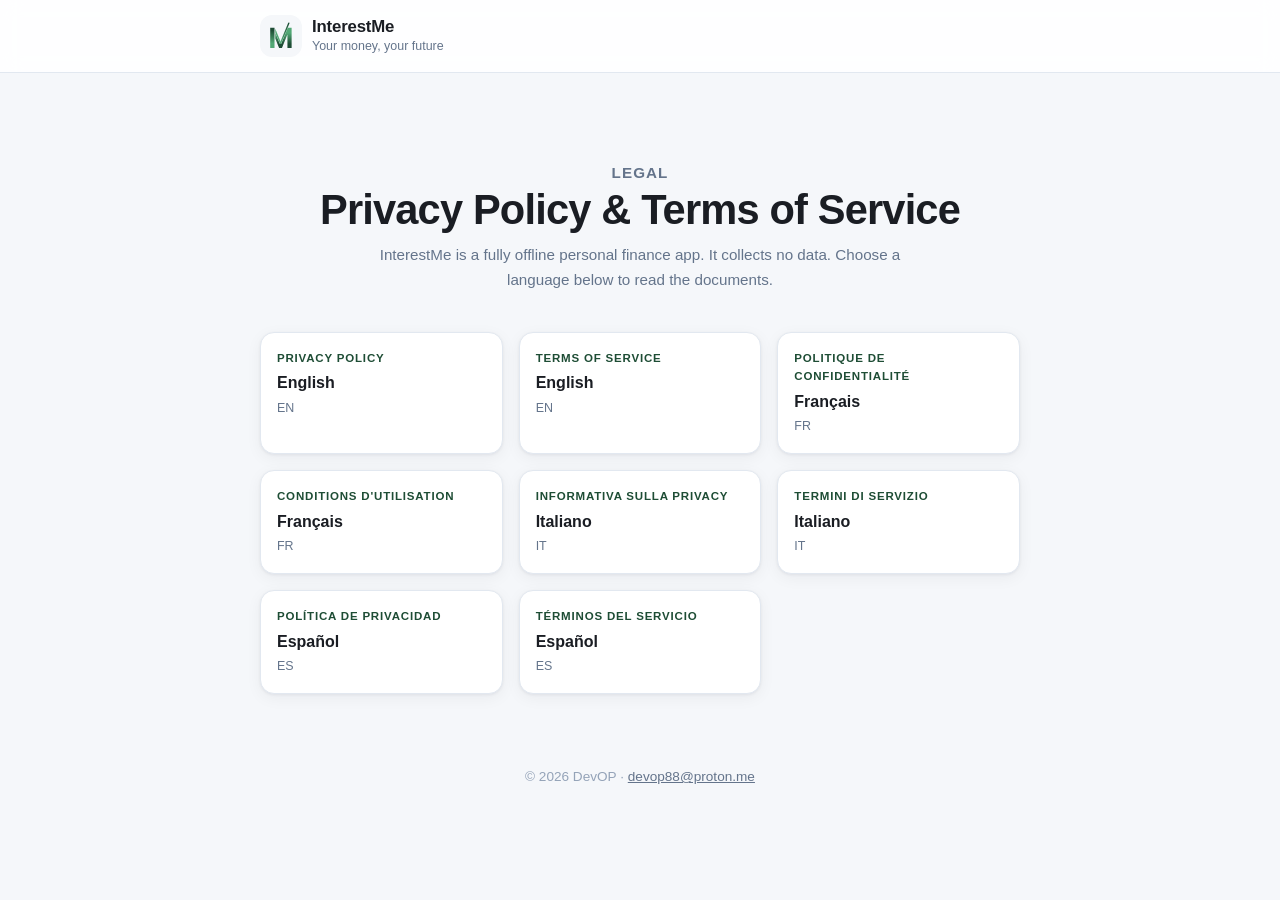
<file: index.html>
<!DOCTYPE html>
<html lang="en">
<head>
  <meta charset="UTF-8">
  <meta name="viewport" content="width=device-width, initial-scale=1.0">
  <title>InterestMe — Legal</title>
  <meta name="description" content="InterestMe legal pages: Privacy Policy and Terms of Service in English, French, Italian and Spanish.">
  <link rel="stylesheet" href="css/style.css">
  <link rel="icon" type="image/svg+xml" href="img/logo.svg">
  <script>
    /* The app passes ?theme=dark|light when its in-app theme overrides the OS
       setting. Without the parameter the page follows prefers-color-scheme. */
    (function () {
      var m = /[?&]theme=(dark|light)/.exec(location.search);
      if (!m) return;
      document.documentElement.setAttribute('data-theme', m[1]);
      document.addEventListener('DOMContentLoaded', function () {
        var links = document.querySelectorAll('.footer-langs a');
        for (var i = 0; i < links.length; i++) {
          links[i].search = '?theme=' + m[1];
        }
      });
    })();
  </script>
</head>
<body>

<header class="site-header">
  <div class="container header-inner">
    <a class="brand" href="index.html">
      <img class="brand-mark" src="img/logo.svg" alt="" width="42" height="42">
      <span class="brand-text">
        <span class="brand-name">InterestMe</span>
        <span class="brand-tagline">Your money, your future</span>
      </span>
    </a>
  </div>
</header>

<main class="container">
  <div class="page-title">
    <p class="doc-kicker">Legal</p>
    <h1>Privacy Policy &amp; Terms of Service</h1>
    <p>
      InterestMe is a fully offline personal finance app. It collects no data. Choose a language
      below to read the documents.
    </p>
  </div>

  <div class="grid">
    <a href="en/privacy.html">
      <span class="grid-kicker">Privacy Policy</span>
      <span class="grid-title">English</span>
      <span class="grid-langs">EN</span>
    </a>
    <a href="en/terms.html">
      <span class="grid-kicker">Terms of Service</span>
      <span class="grid-title">English</span>
      <span class="grid-langs">EN</span>
    </a>
    <a href="fr/privacy.html">
      <span class="grid-kicker">Politique de confidentialité</span>
      <span class="grid-title">Français</span>
      <span class="grid-langs">FR</span>
    </a>
    <a href="fr/terms.html">
      <span class="grid-kicker">Conditions d'utilisation</span>
      <span class="grid-title">Français</span>
      <span class="grid-langs">FR</span>
    </a>
    <a href="it/privacy.html">
      <span class="grid-kicker">Informativa sulla privacy</span>
      <span class="grid-title">Italiano</span>
      <span class="grid-langs">IT</span>
    </a>
    <a href="it/terms.html">
      <span class="grid-kicker">Termini di servizio</span>
      <span class="grid-title">Italiano</span>
      <span class="grid-langs">IT</span>
    </a>
    <a href="es/privacy.html">
      <span class="grid-kicker">Política de privacidad</span>
      <span class="grid-title">Español</span>
      <span class="grid-langs">ES</span>
    </a>
    <a href="es/terms.html">
      <span class="grid-kicker">Términos del servicio</span>
      <span class="grid-title">Español</span>
      <span class="grid-langs">ES</span>
    </a>
  </div>
</main>

<footer class="site-footer">
  <p>© 2026 DevOP · <a href="mailto:devop88@proton.me">devop88@proton.me</a></p>
</footer>

</body>
</html>
</file>
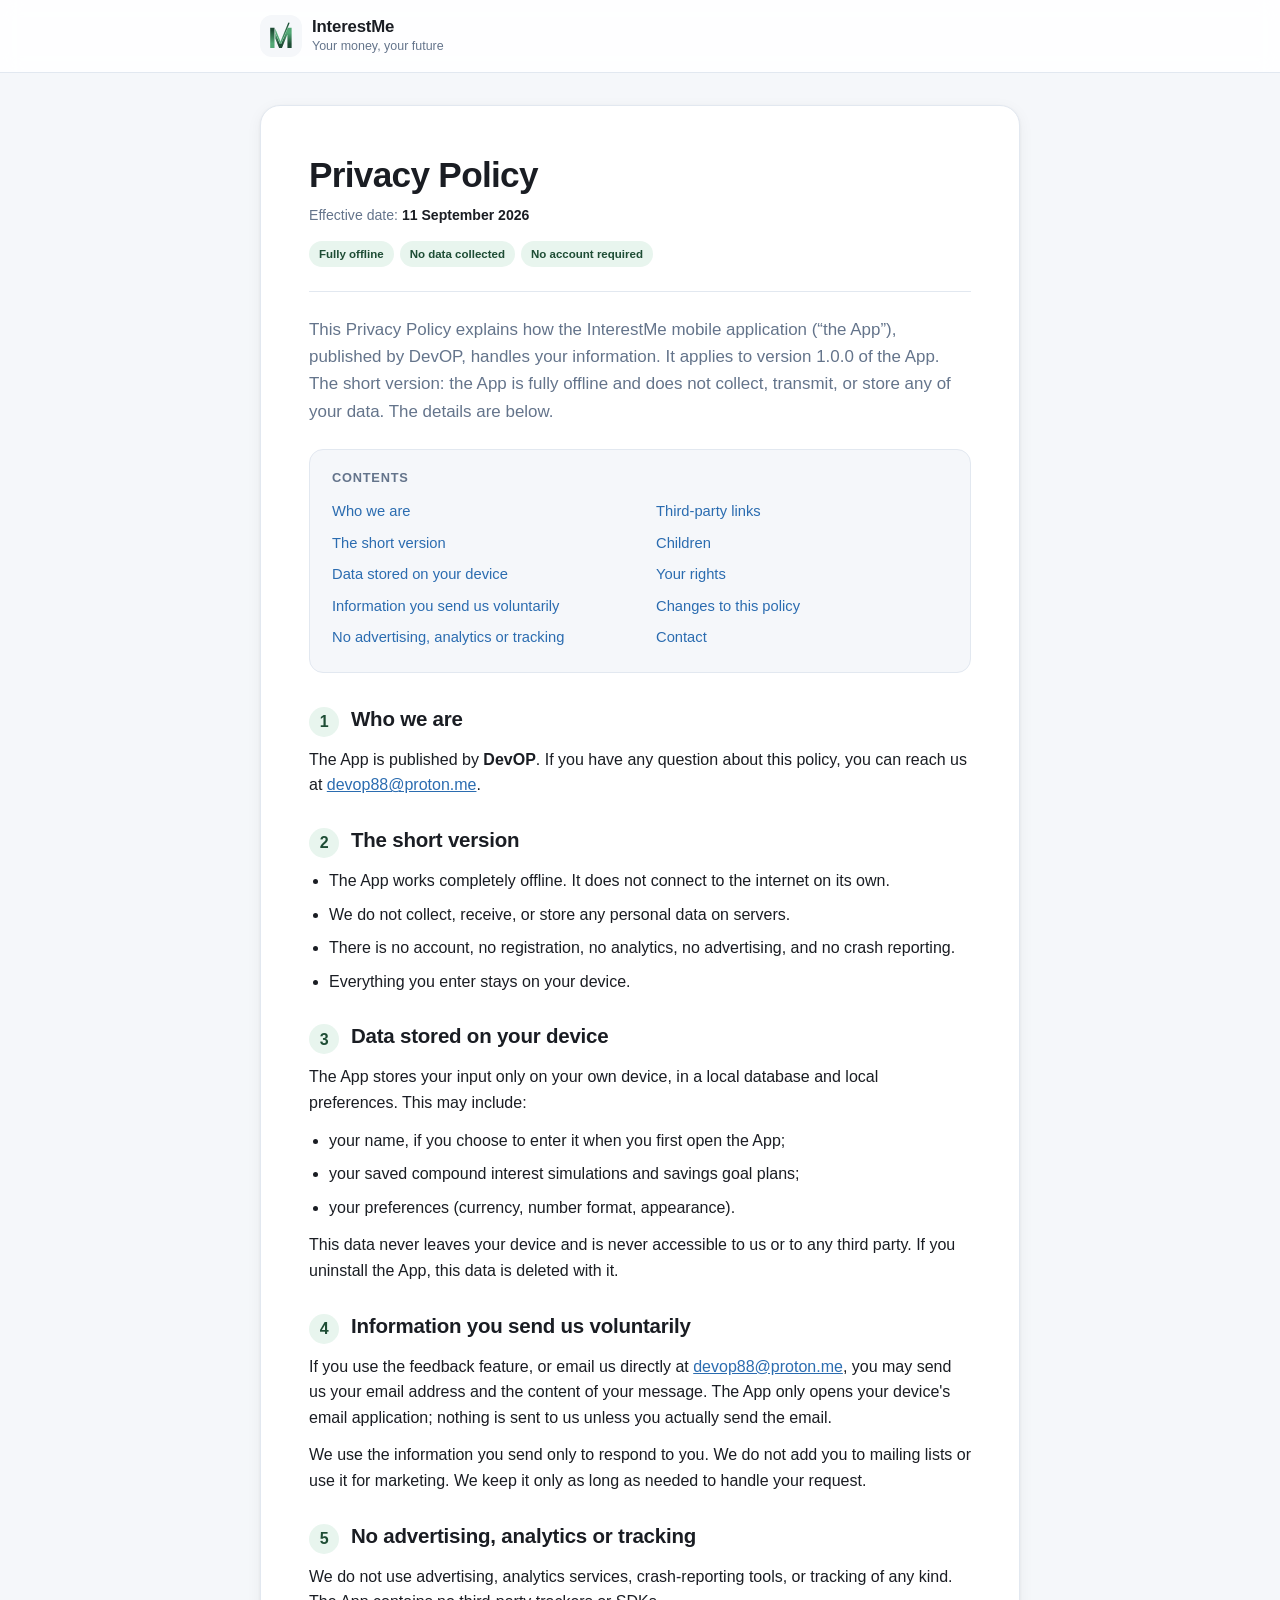
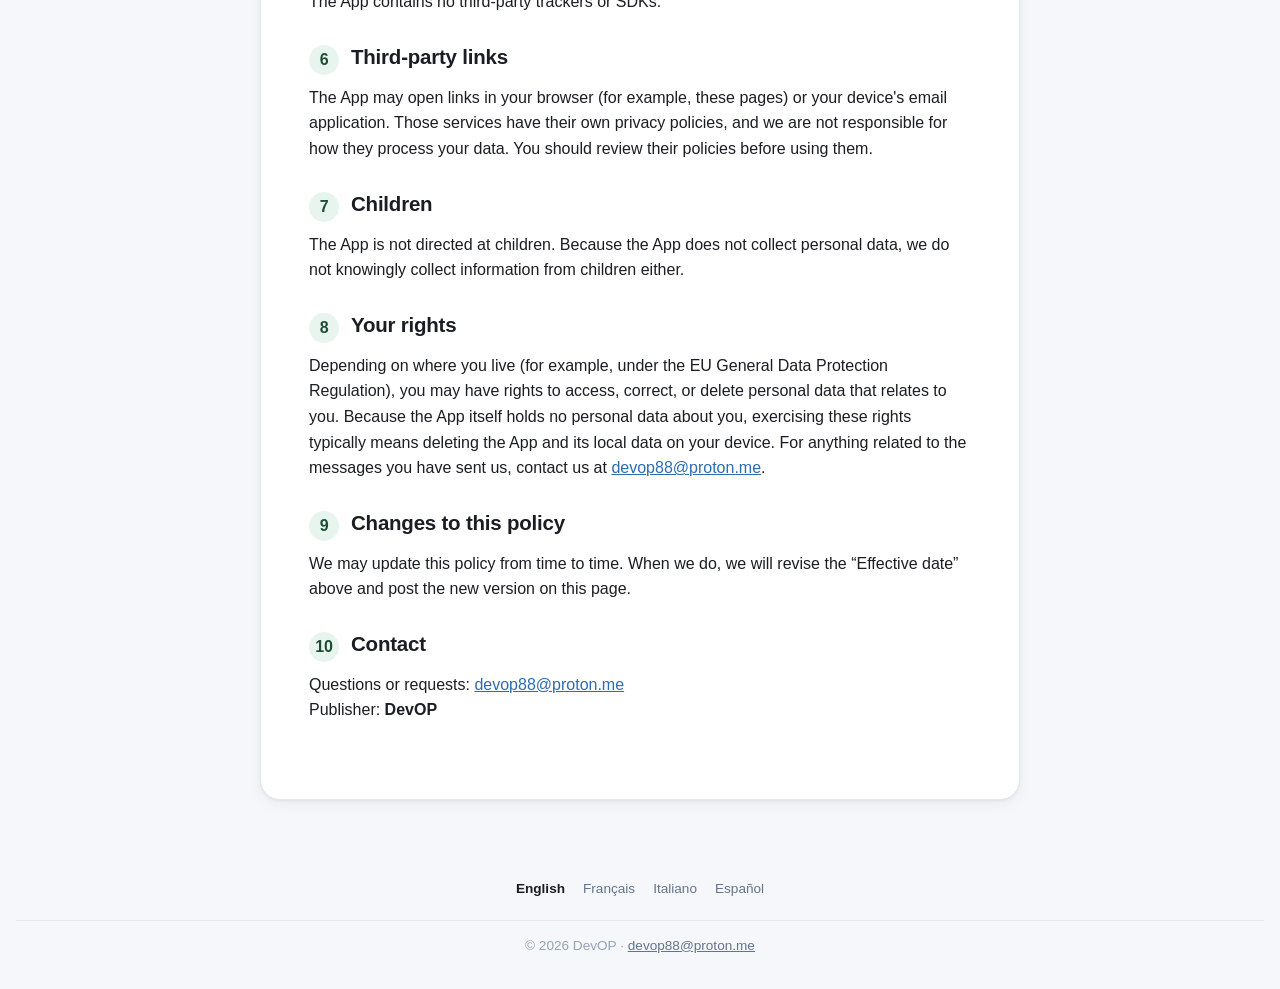
<file: en/privacy.html>
<!DOCTYPE html>
<html lang="en">
<head>
  <meta charset="UTF-8">
  <meta name="viewport" content="width=device-width, initial-scale=1.0">
  <title>InterestMe — Privacy Policy</title>
  <meta name="description" content="InterestMe Privacy Policy — the app is fully offline and does not collect, transmit, or store any of your data.">
  <link rel="stylesheet" href="../css/style.css">
  <link rel="icon" type="image/svg+xml" href="../img/logo.svg">
  <script>
    /* The app passes ?theme=dark|light when its in-app theme overrides the OS
       setting. Without the parameter the page follows prefers-color-scheme. */
    (function () {
      var m = /[?&]theme=(dark|light)/.exec(location.search);
      if (!m) return;
      document.documentElement.setAttribute('data-theme', m[1]);
      document.addEventListener('DOMContentLoaded', function () {
        var links = document.querySelectorAll('.footer-langs a');
        for (var i = 0; i < links.length; i++) {
          links[i].search = '?theme=' + m[1];
        }
      });
    })();
  </script>
</head>
<body>

<header class="site-header">
  <div class="container header-inner">
    <a class="brand" href="../index.html">
      <img class="brand-mark" src="../img/logo.svg" alt="" width="42" height="42">
      <span class="brand-text">
        <span class="brand-name">InterestMe</span>
        <span class="brand-tagline">Your money, your future</span>
      </span>
    </a>
  </div>
</header>

<main class="container">
  <article class="doc-card">
    <header class="doc-header">
      <h1>Privacy Policy</h1>
      <p class="doc-meta">Effective date: <time datetime="2026-09-11">11 September 2026</time></p>
      <div class="doc-badges">
        <span class="badge">Fully offline</span>
        <span class="badge">No data collected</span>
        <span class="badge">No account required</span>
      </div>
    </header>

    <p class="lead">
      This Privacy Policy explains how the InterestMe mobile application (“the App”), published by
      DevOP, handles your information. It applies to version 1.0.0 of the App. The short version:
      the App is fully offline and does not collect, transmit, or store any of your data. The
      details are below.
    </p>

    <nav class="toc" aria-label="Table of contents">
      <p class="toc-title">Contents</p>
      <ol>
        <li><a href="#who-we-are">Who we are</a></li>
        <li><a href="#short-version">The short version</a></li>
        <li><a href="#on-device">Data stored on your device</a></li>
        <li><a href="#you-send">Information you send us voluntarily</a></li>
        <li><a href="#no-ads">No advertising, analytics or tracking</a></li>
        <li><a href="#third-party">Third-party links</a></li>
        <li><a href="#children">Children</a></li>
        <li><a href="#your-rights">Your rights</a></li>
        <li><a href="#changes">Changes to this policy</a></li>
        <li><a href="#contact">Contact</a></li>
      </ol>
    </nav>

    <section id="who-we-are">
      <h2><span class="num">1</span>Who we are</h2>
      <p>
        The App is published by <strong>DevOP</strong>. If you have any question
        about this policy, you can reach us at
        <a href="mailto:devop88@proton.me">devop88@proton.me</a>.
      </p>
    </section>

    <section id="short-version">
      <h2><span class="num">2</span>The short version</h2>
      <ul>
        <li>The App works completely offline. It does not connect to the internet on its own.</li>
        <li>We do not collect, receive, or store any personal data on servers.</li>
        <li>There is no account, no registration, no analytics, no advertising, and no crash reporting.</li>
        <li>Everything you enter stays on your device.</li>
      </ul>
    </section>

    <section id="on-device">
      <h2><span class="num">3</span>Data stored on your device</h2>
      <p>
        The App stores your input only on your own device, in a local database and local
        preferences. This may include:
      </p>
      <ul>
        <li>your name, if you choose to enter it when you first open the App;</li>
        <li>your saved compound interest simulations and savings goal plans;</li>
        <li>your preferences (currency, number format, appearance).</li>
      </ul>
      <p>
        This data never leaves your device and is never accessible to us or to any third party. If
        you uninstall the App, this data is deleted with it.
      </p>
    </section>

    <section id="you-send">
      <h2><span class="num">4</span>Information you send us voluntarily</h2>
      <p>
        If you use the feedback feature, or email us directly at
        <a href="mailto:devop88@proton.me">devop88@proton.me</a>, you may send us
        your email address and the content of your message. The App only opens your device's email
        application; nothing is sent to us unless you actually send the email.
      </p>
      <p>
        We use the information you send only to respond to you. We do not add you to mailing lists
        or use it for marketing. We keep it only as long as needed to handle your request.
      </p>
    </section>

    <section id="no-ads">
      <h2><span class="num">5</span>No advertising, analytics or tracking</h2>
      <p>
        We do not use advertising, analytics services, crash-reporting tools, or tracking of any
        kind. The App contains no third-party trackers or SDKs.
      </p>
    </section>

    <section id="third-party">
      <h2><span class="num">6</span>Third-party links</h2>
      <p>
        The App may open links in your browser (for example, these pages) or your device's email
        application. Those services have their own privacy policies, and we are not responsible for
        how they process your data. You should review their policies before using them.
      </p>
    </section>

    <section id="children">
      <h2><span class="num">7</span>Children</h2>
      <p>
        The App is not directed at children. Because the App does not collect personal data, we do
        not knowingly collect information from children either.
      </p>
    </section>

    <section id="your-rights">
      <h2><span class="num">8</span>Your rights</h2>
      <p>
        Depending on where you live (for example, under the EU General Data Protection Regulation),
        you may have rights to access, correct, or delete personal data that relates to you.
        Because the App itself holds no personal data about you, exercising these rights typically
        means deleting the App and its local data on your device. For anything related to the
        messages you have sent us, contact us at
        <a href="mailto:devop88@proton.me">devop88@proton.me</a>.
      </p>
    </section>

    <section id="changes">
      <h2><span class="num">9</span>Changes to this policy</h2>
      <p>
        We may update this policy from time to time. When we do, we will revise the “Effective date”
        above and post the new version on this page.
      </p>
    </section>

    <section id="contact">
      <h2><span class="num">10</span>Contact</h2>
      <p>
        Questions or requests: <a href="mailto:devop88@proton.me">devop88@proton.me</a><br>
        Publisher: <strong>DevOP</strong>
      </p>
    </section>
  </article>

</main>

<footer class="site-footer">
  <nav class="footer-langs" aria-label="Language">
      <span class="current" lang="en">English</span>
      <a href="../fr/privacy.html" hreflang="fr" lang="fr">Français</a>
      <a href="../it/privacy.html" hreflang="it" lang="it">Italiano</a>
      <a href="../es/privacy.html" hreflang="es" lang="es">Español</a>
  </nav>
  <p>© 2026 DevOP · <a href="mailto:devop88@proton.me">devop88@proton.me</a></p>
</footer>

</body>
</html>
</file>
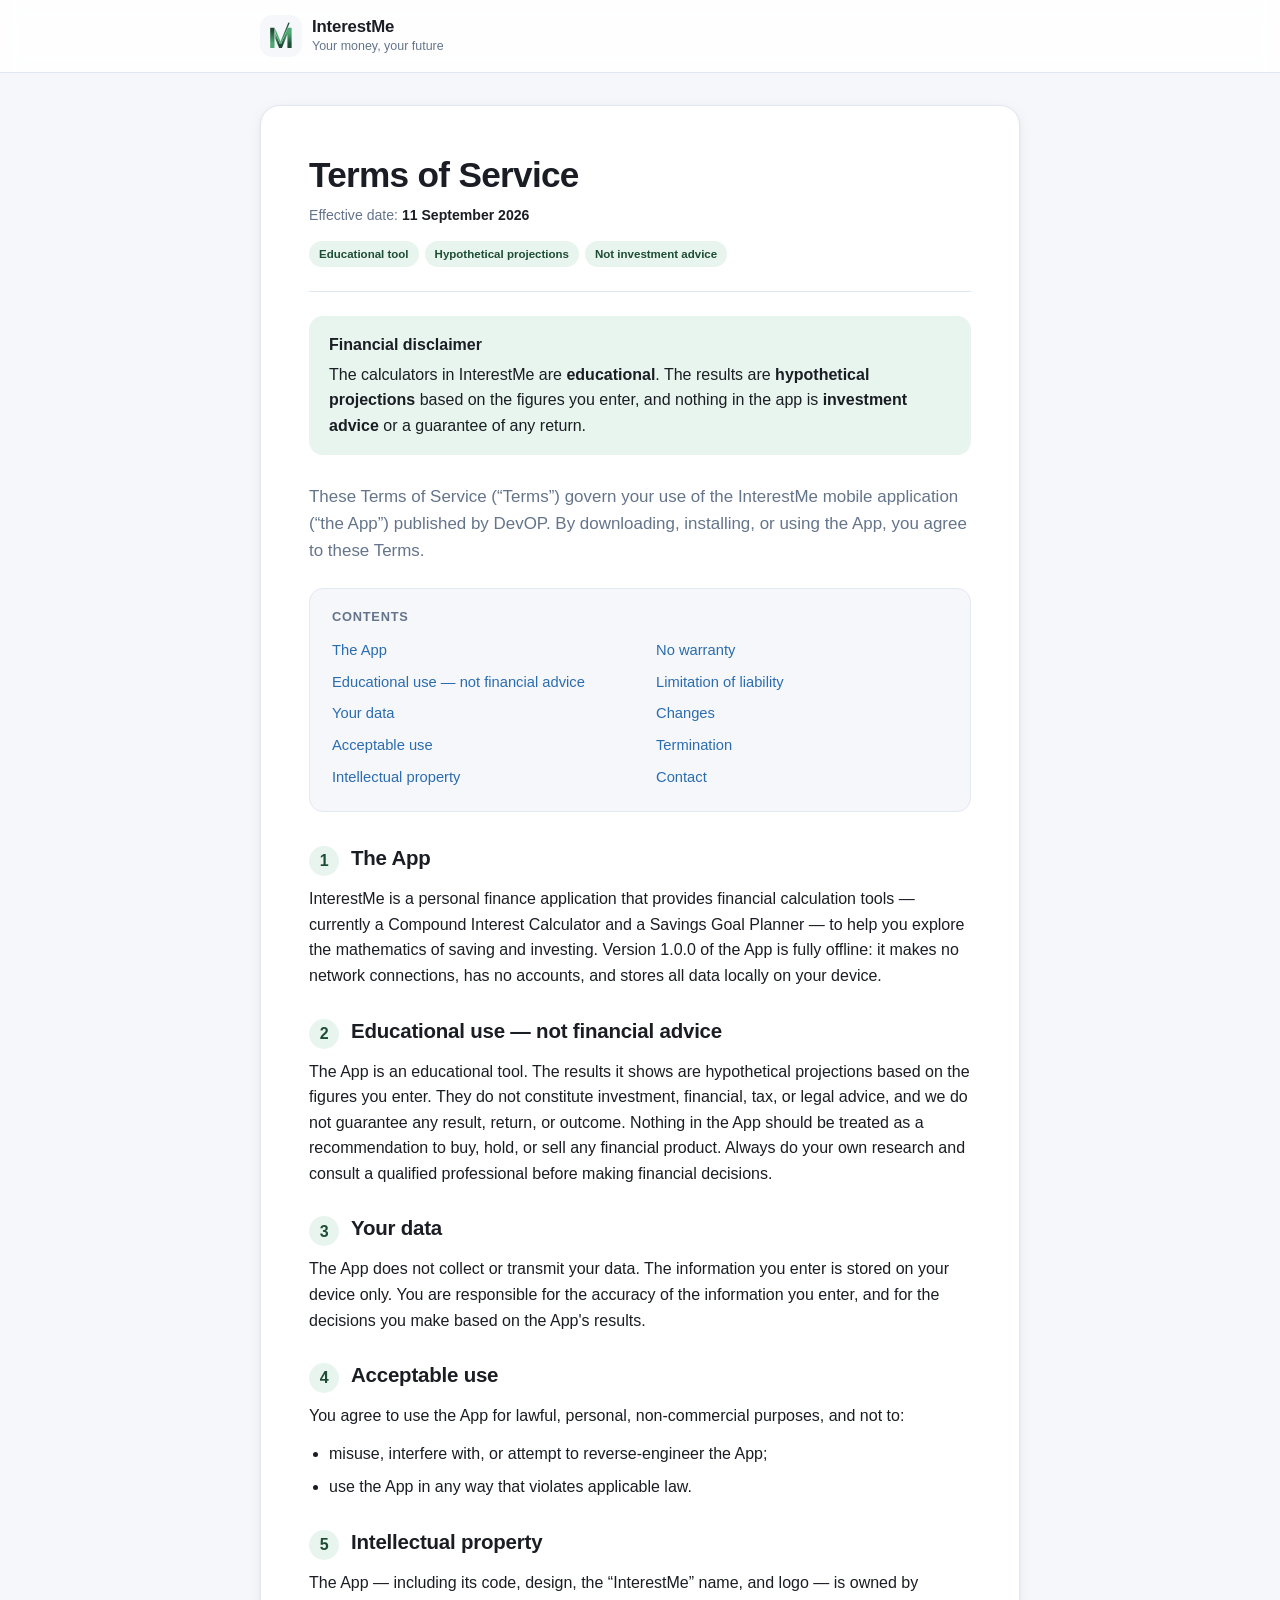
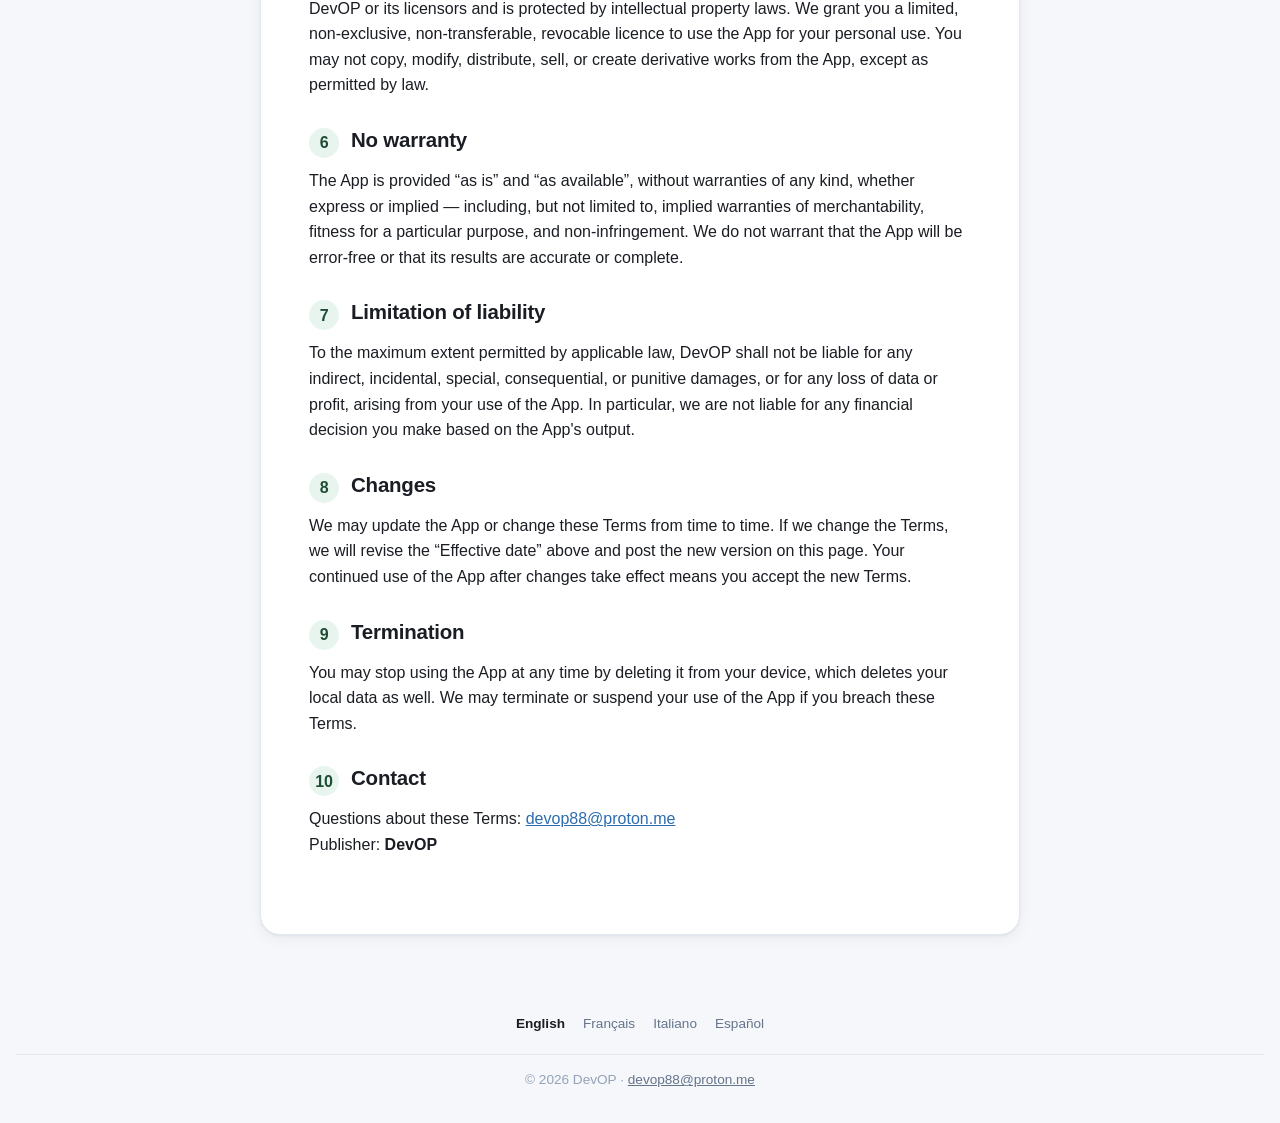
<file: en/terms.html>
<!DOCTYPE html>
<html lang="en">
<head>
  <meta charset="UTF-8">
  <meta name="viewport" content="width=device-width, initial-scale=1.0">
  <title>InterestMe — Terms of Service</title>
  <meta name="description" content="InterestMe Terms of Service — educational financial calculators, not investment advice.">
  <link rel="stylesheet" href="../css/style.css">
  <link rel="icon" type="image/svg+xml" href="../img/logo.svg">
  <script>
    /* The app passes ?theme=dark|light when its in-app theme overrides the OS
       setting. Without the parameter the page follows prefers-color-scheme. */
    (function () {
      var m = /[?&]theme=(dark|light)/.exec(location.search);
      if (!m) return;
      document.documentElement.setAttribute('data-theme', m[1]);
      document.addEventListener('DOMContentLoaded', function () {
        var links = document.querySelectorAll('.footer-langs a');
        for (var i = 0; i < links.length; i++) {
          links[i].search = '?theme=' + m[1];
        }
      });
    })();
  </script>
</head>
<body>

<header class="site-header">
  <div class="container header-inner">
    <a class="brand" href="../index.html">
      <img class="brand-mark" src="../img/logo.svg" alt="" width="42" height="42">
      <span class="brand-text">
        <span class="brand-name">InterestMe</span>
        <span class="brand-tagline">Your money, your future</span>
      </span>
    </a>
  </div>
</header>

<main class="container">
  <article class="doc-card">
    <header class="doc-header">
      <h1>Terms of Service</h1>
      <p class="doc-meta">Effective date: <time datetime="2026-09-11">11 September 2026</time></p>
      <div class="doc-badges">
        <span class="badge">Educational tool</span>
        <span class="badge">Hypothetical projections</span>
        <span class="badge">Not investment advice</span>
      </div>
    </header>

    <div class="callout">
      <p>
        <span class="callout-title">Financial disclaimer</span>
        The calculators in InterestMe are <strong>educational</strong>. The results are
        <strong>hypothetical projections</strong> based on the figures you enter, and nothing in the
        app is <strong>investment advice</strong> or a guarantee of any return.
      </p>
    </div>

    <p class="lead">
      These Terms of Service (“Terms”) govern your use of the InterestMe mobile application (“the
      App”) published by DevOP. By downloading, installing, or using the App,
      you agree to these Terms.
    </p>

    <nav class="toc" aria-label="Table of contents">
      <p class="toc-title">Contents</p>
      <ol>
        <li><a href="#the-app">The App</a></li>
        <li><a href="#educational">Educational use — not financial advice</a></li>
        <li><a href="#your-data">Your data</a></li>
        <li><a href="#acceptable-use">Acceptable use</a></li>
        <li><a href="#ip">Intellectual property</a></li>
        <li><a href="#no-warranty">No warranty</a></li>
        <li><a href="#liability">Limitation of liability</a></li>
        <li><a href="#changes">Changes</a></li>
        <li><a href="#termination">Termination</a></li>
        <li><a href="#contact">Contact</a></li>
      </ol>
    </nav>

    <section id="the-app">
      <h2><span class="num">1</span>The App</h2>
      <p>
        InterestMe is a personal finance application that provides financial calculation tools —
        currently a Compound Interest Calculator and a Savings Goal Planner — to help you explore
        the mathematics of saving and investing. Version 1.0.0 of the App is fully offline: it makes
        no network connections, has no accounts, and stores all data locally on your device.
      </p>
    </section>

    <section id="educational">
      <h2><span class="num">2</span>Educational use — not financial advice</h2>
      <p>
        The App is an educational tool. The results it shows are hypothetical projections based on
        the figures you enter. They do not constitute investment, financial, tax, or legal advice,
        and we do not guarantee any result, return, or outcome. Nothing in the App should be treated
        as a recommendation to buy, hold, or sell any financial product. Always do your own research
        and consult a qualified professional before making financial decisions.
      </p>
    </section>

    <section id="your-data">
      <h2><span class="num">3</span>Your data</h2>
      <p>
        The App does not collect or transmit your data. The information you enter is stored on your
        device only. You are responsible for the accuracy of the information you enter, and for the
        decisions you make based on the App's results.
      </p>
    </section>

    <section id="acceptable-use">
      <h2><span class="num">4</span>Acceptable use</h2>
      <p>
        You agree to use the App for lawful, personal, non-commercial purposes, and not to:
      </p>
      <ul>
        <li>misuse, interfere with, or attempt to reverse-engineer the App;</li>
        <li>use the App in any way that violates applicable law.</li>
      </ul>
    </section>

    <section id="ip">
      <h2><span class="num">5</span>Intellectual property</h2>
      <p>
        The App — including its code, design, the “InterestMe” name, and logo — is owned by DevOP
        or its licensors and is protected by intellectual property laws. We grant you a limited,
        non-exclusive, non-transferable, revocable licence to use the App for your personal use. You
        may not copy, modify, distribute, sell, or create derivative works from the App, except as
        permitted by law.
      </p>
    </section>

    <section id="no-warranty">
      <h2><span class="num">6</span>No warranty</h2>
      <p>
        The App is provided “as is” and “as available”, without warranties of any kind, whether
        express or implied — including, but not limited to, implied warranties of merchantability,
        fitness for a particular purpose, and non-infringement. We do not warrant that the App will
        be error-free or that its results are accurate or complete.
      </p>
    </section>

    <section id="liability">
      <h2><span class="num">7</span>Limitation of liability</h2>
      <p>
        To the maximum extent permitted by applicable law, DevOP shall not be liable for any
        indirect, incidental, special, consequential, or punitive damages, or for any loss of data
        or profit, arising from your use of the App. In particular, we are not liable for any
        financial decision you make based on the App's output.
      </p>
    </section>

    <section id="changes">
      <h2><span class="num">8</span>Changes</h2>
      <p>
        We may update the App or change these Terms from time to time. If we change the Terms, we
        will revise the “Effective date” above and post the new version on this page. Your continued
        use of the App after changes take effect means you accept the new Terms.
      </p>
    </section>

    <section id="termination">
      <h2><span class="num">9</span>Termination</h2>
      <p>
        You may stop using the App at any time by deleting it from your device, which deletes your
        local data as well. We may terminate or suspend your use of the App if you breach these
        Terms.
      </p>
    </section>

    <section id="contact">
      <h2><span class="num">10</span>Contact</h2>
      <p>
        Questions about these Terms:
        <a href="mailto:devop88@proton.me">devop88@proton.me</a><br>
        Publisher: <strong>DevOP</strong>
      </p>
    </section>
  </article>

</main>

<footer class="site-footer">
  <nav class="footer-langs" aria-label="Language">
      <span class="current" lang="en">English</span>
      <a href="../fr/terms.html" hreflang="fr" lang="fr">Français</a>
      <a href="../it/terms.html" hreflang="it" lang="it">Italiano</a>
      <a href="../es/terms.html" hreflang="es" lang="es">Español</a>
  </nav>
  <p>© 2026 DevOP · <a href="mailto:devop88@proton.me">devop88@proton.me</a></p>
</footer>

</body>
</html>
</file>
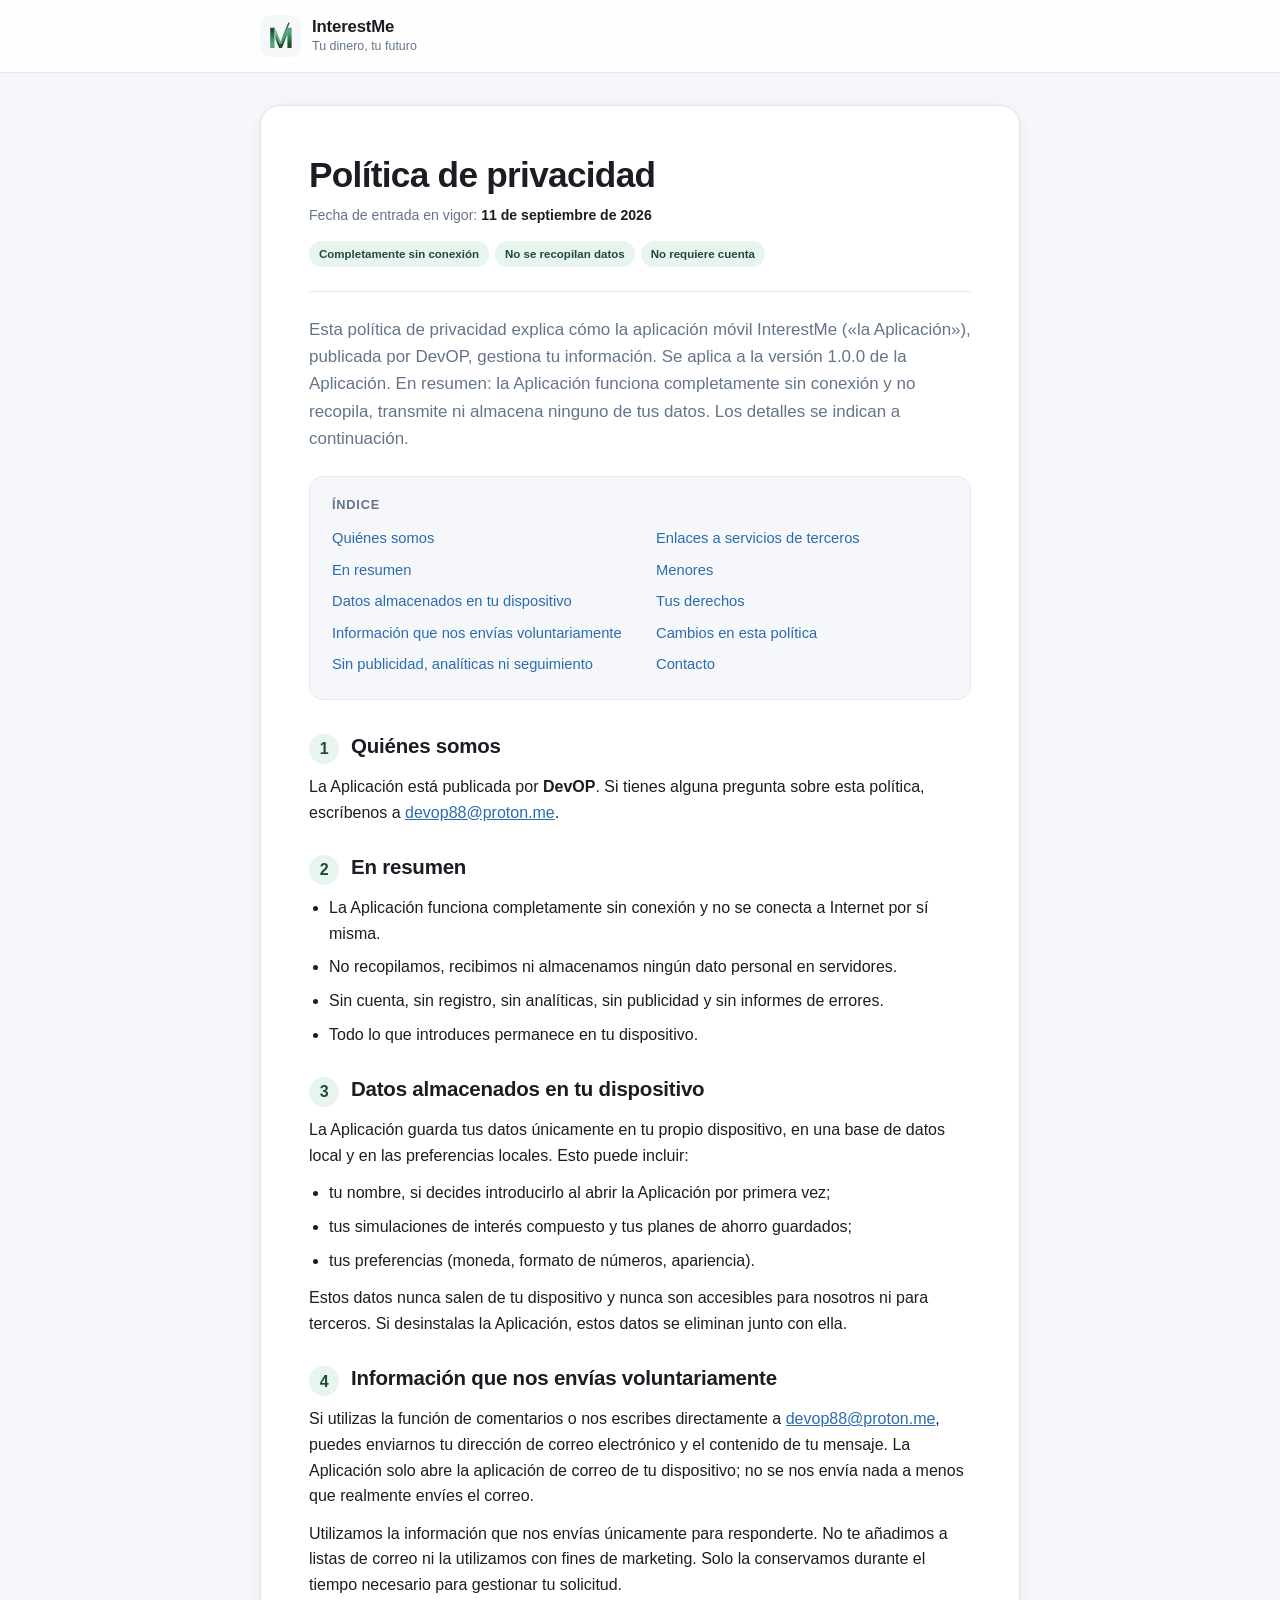
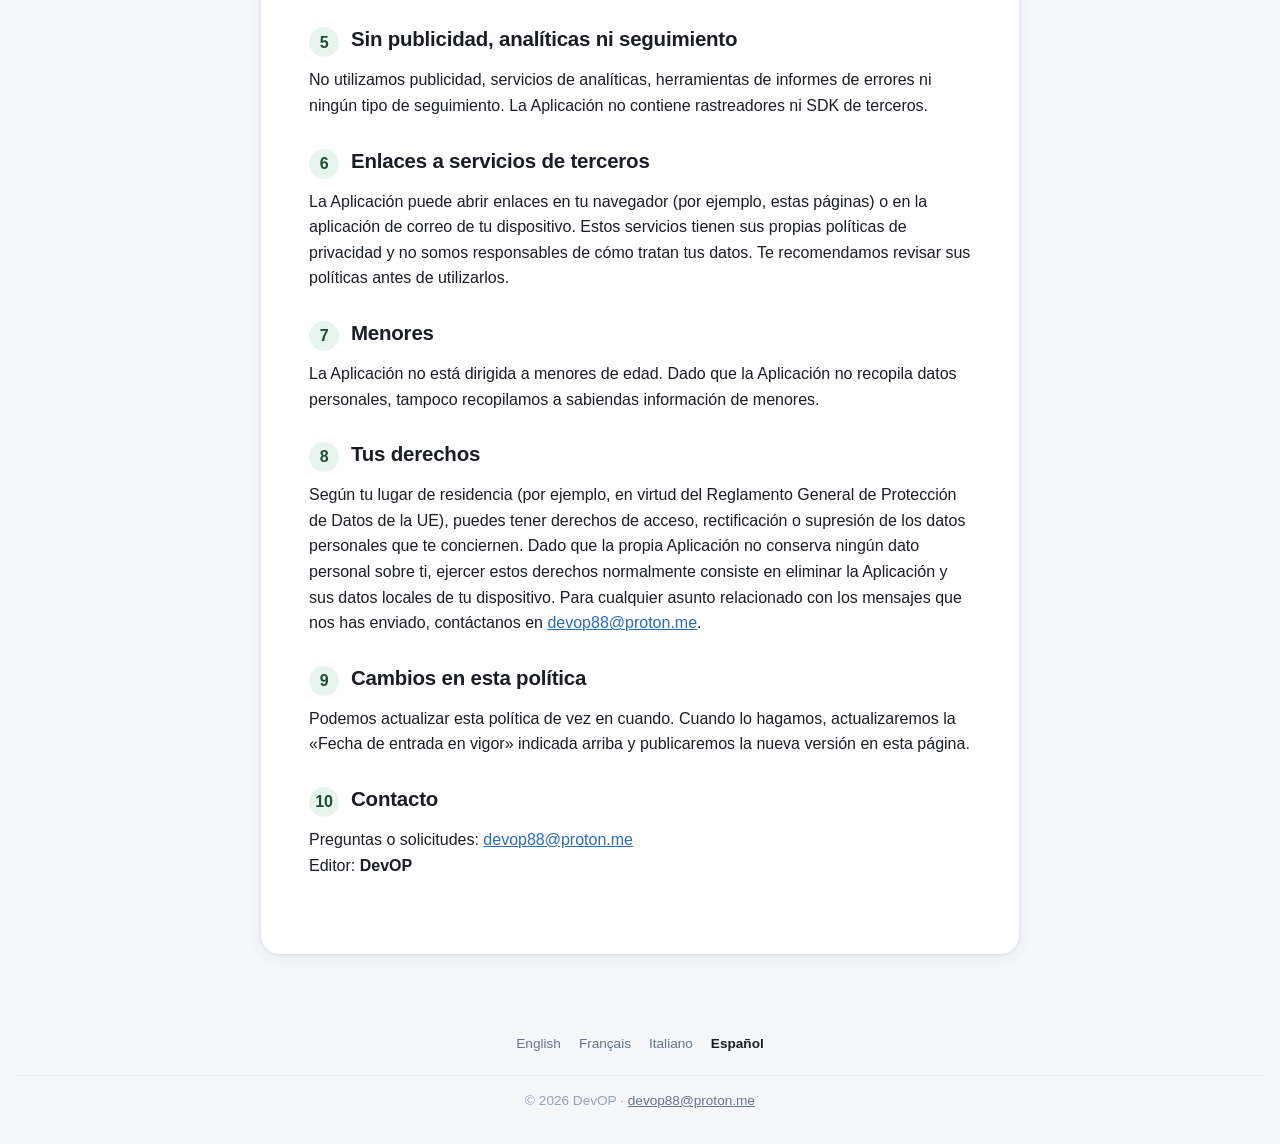
<file: es/privacy.html>
<!DOCTYPE html>
<html lang="es">
<head>
  <meta charset="UTF-8">
  <meta name="viewport" content="width=device-width, initial-scale=1.0">
  <title>InterestMe — Política de privacidad</title>
  <meta name="description" content="Política de privacidad de InterestMe — la aplicación funciona completamente sin conexión y no recopila, transmite ni almacena ninguno de tus datos.">
  <link rel="stylesheet" href="../css/style.css">
  <link rel="icon" type="image/svg+xml" href="../img/logo.svg">
  <script>
    /* The app passes ?theme=dark|light when its in-app theme overrides the OS
       setting. Without the parameter the page follows prefers-color-scheme. */
    (function () {
      var m = /[?&]theme=(dark|light)/.exec(location.search);
      if (!m) return;
      document.documentElement.setAttribute('data-theme', m[1]);
      document.addEventListener('DOMContentLoaded', function () {
        var links = document.querySelectorAll('.footer-langs a');
        for (var i = 0; i < links.length; i++) {
          links[i].search = '?theme=' + m[1];
        }
      });
    })();
  </script>
</head>
<body>

<header class="site-header">
  <div class="container header-inner">
    <a class="brand" href="../index.html">
      <img class="brand-mark" src="../img/logo.svg" alt="" width="42" height="42">
      <span class="brand-text">
        <span class="brand-name">InterestMe</span>
        <span class="brand-tagline">Tu dinero, tu futuro</span>
      </span>
    </a>
  </div>
</header>

<main class="container">
  <article class="doc-card">
    <header class="doc-header">
      <h1>Política de privacidad</h1>
      <p class="doc-meta">Fecha de entrada en vigor: <time datetime="2026-09-11">11 de septiembre de 2026</time></p>
      <div class="doc-badges">
        <span class="badge">Completamente sin conexión</span>
        <span class="badge">No se recopilan datos</span>
        <span class="badge">No requiere cuenta</span>
      </div>
    </header>

    <p class="lead">
      Esta política de privacidad explica cómo la aplicación móvil InterestMe («la Aplicación»),
      publicada por DevOP, gestiona tu información. Se aplica a la versión 1.0.0 de la Aplicación.
      En resumen: la Aplicación funciona completamente sin conexión y no recopila, transmite ni
      almacena ninguno de tus datos. Los detalles se indican a continuación.
    </p>

    <nav class="toc" aria-label="Índice">
      <p class="toc-title">Índice</p>
      <ol>
        <li><a href="#quienes-somos">Quiénes somos</a></li>
        <li><a href="#en-resumen">En resumen</a></li>
        <li><a href="#en-tu-dispositivo">Datos almacenados en tu dispositivo</a></li>
        <li><a href="#envio-voluntario">Información que nos envías voluntariamente</a></li>
        <li><a href="#sin-publicidad">Sin publicidad, analíticas ni seguimiento</a></li>
        <li><a href="#servicios-terceros">Enlaces a servicios de terceros</a></li>
        <li><a href="#menores">Menores</a></li>
        <li><a href="#tus-derechos">Tus derechos</a></li>
        <li><a href="#cambios">Cambios en esta política</a></li>
        <li><a href="#contacto">Contacto</a></li>
      </ol>
    </nav>

    <section id="quienes-somos">
      <h2><span class="num">1</span>Quiénes somos</h2>
      <p>
        La Aplicación está publicada por <strong>DevOP</strong>. Si tienes alguna
        pregunta sobre esta política, escríbenos a
        <a href="mailto:devop88@proton.me">devop88@proton.me</a>.
      </p>
    </section>

    <section id="en-resumen">
      <h2><span class="num">2</span>En resumen</h2>
      <ul>
        <li>La Aplicación funciona completamente sin conexión y no se conecta a Internet por sí misma.</li>
        <li>No recopilamos, recibimos ni almacenamos ningún dato personal en servidores.</li>
        <li>Sin cuenta, sin registro, sin analíticas, sin publicidad y sin informes de errores.</li>
        <li>Todo lo que introduces permanece en tu dispositivo.</li>
      </ul>
    </section>

    <section id="en-tu-dispositivo">
      <h2><span class="num">3</span>Datos almacenados en tu dispositivo</h2>
      <p>
        La Aplicación guarda tus datos únicamente en tu propio dispositivo, en una base de datos
        local y en las preferencias locales. Esto puede incluir:
      </p>
      <ul>
        <li>tu nombre, si decides introducirlo al abrir la Aplicación por primera vez;</li>
        <li>tus simulaciones de interés compuesto y tus planes de ahorro guardados;</li>
        <li>tus preferencias (moneda, formato de números, apariencia).</li>
      </ul>
      <p>
        Estos datos nunca salen de tu dispositivo y nunca son accesibles para nosotros ni para
        terceros. Si desinstalas la Aplicación, estos datos se eliminan junto con ella.
      </p>
    </section>

    <section id="envio-voluntario">
      <h2><span class="num">4</span>Información que nos envías voluntariamente</h2>
      <p>
        Si utilizas la función de comentarios o nos escribes directamente a
        <a href="mailto:devop88@proton.me">devop88@proton.me</a>, puedes enviarnos
        tu dirección de correo electrónico y el contenido de tu mensaje. La Aplicación solo abre la
        aplicación de correo de tu dispositivo; no se nos envía nada a menos que realmente envíes el
        correo.
      </p>
      <p>
        Utilizamos la información que nos envías únicamente para responderte. No te añadimos a
        listas de correo ni la utilizamos con fines de marketing. Solo la conservamos durante el
        tiempo necesario para gestionar tu solicitud.
      </p>
    </section>

    <section id="sin-publicidad">
      <h2><span class="num">5</span>Sin publicidad, analíticas ni seguimiento</h2>
      <p>
        No utilizamos publicidad, servicios de analíticas, herramientas de informes de errores ni
        ningún tipo de seguimiento. La Aplicación no contiene rastreadores ni SDK de terceros.
      </p>
    </section>

    <section id="servicios-terceros">
      <h2><span class="num">6</span>Enlaces a servicios de terceros</h2>
      <p>
        La Aplicación puede abrir enlaces en tu navegador (por ejemplo, estas páginas) o en la
        aplicación de correo de tu dispositivo. Estos servicios tienen sus propias políticas de
        privacidad y no somos responsables de cómo tratan tus datos. Te recomendamos revisar sus
        políticas antes de utilizarlos.
      </p>
    </section>

    <section id="menores">
      <h2><span class="num">7</span>Menores</h2>
      <p>
        La Aplicación no está dirigida a menores de edad. Dado que la Aplicación no recopila datos
        personales, tampoco recopilamos a sabiendas información de menores.
      </p>
    </section>

    <section id="tus-derechos">
      <h2><span class="num">8</span>Tus derechos</h2>
      <p>
        Según tu lugar de residencia (por ejemplo, en virtud del Reglamento General de Protección de
        Datos de la UE), puedes tener derechos de acceso, rectificación o supresión de los datos
        personales que te conciernen. Dado que la propia Aplicación no conserva ningún dato personal
        sobre ti, ejercer estos derechos normalmente consiste en eliminar la Aplicación y sus datos
        locales de tu dispositivo. Para cualquier asunto relacionado con los mensajes que nos has
        enviado, contáctanos en
        <a href="mailto:devop88@proton.me">devop88@proton.me</a>.
      </p>
    </section>

    <section id="cambios">
      <h2><span class="num">9</span>Cambios en esta política</h2>
      <p>
        Podemos actualizar esta política de vez en cuando. Cuando lo hagamos, actualizaremos la
        «Fecha de entrada en vigor» indicada arriba y publicaremos la nueva versión en esta página.
      </p>
    </section>

    <section id="contacto">
      <h2><span class="num">10</span>Contacto</h2>
      <p>
        Preguntas o solicitudes:
        <a href="mailto:devop88@proton.me">devop88@proton.me</a><br>
        Editor: <strong>DevOP</strong>
      </p>
    </section>
  </article>

</main>

<footer class="site-footer">
  <nav class="footer-langs" aria-label="Idioma">
      <a href="../en/privacy.html" hreflang="en" lang="en">English</a>
      <a href="../fr/privacy.html" hreflang="fr" lang="fr">Français</a>
      <a href="../it/privacy.html" hreflang="it" lang="it">Italiano</a>
      <span class="current" lang="es">Español</span>
  </nav>
  <p>© 2026 DevOP · <a href="mailto:devop88@proton.me">devop88@proton.me</a></p>
</footer>

</body>
</html>
</file>
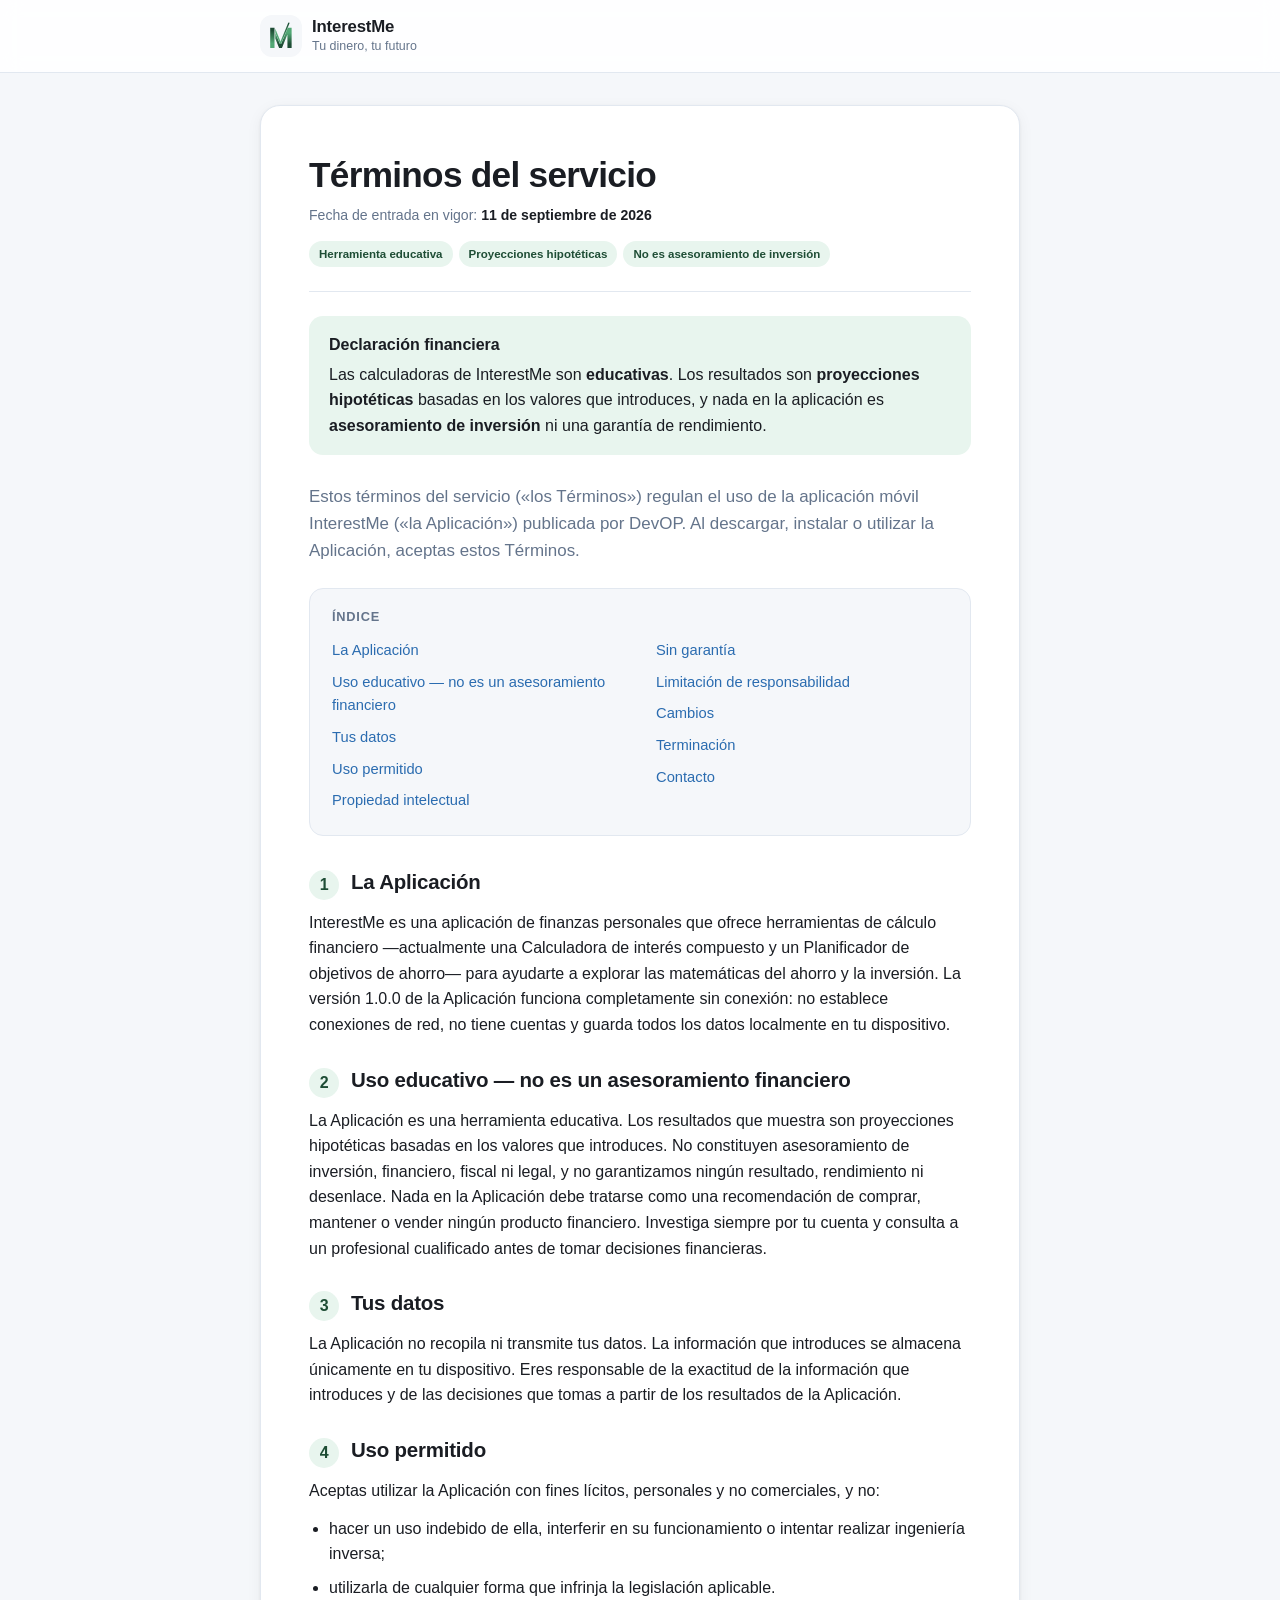
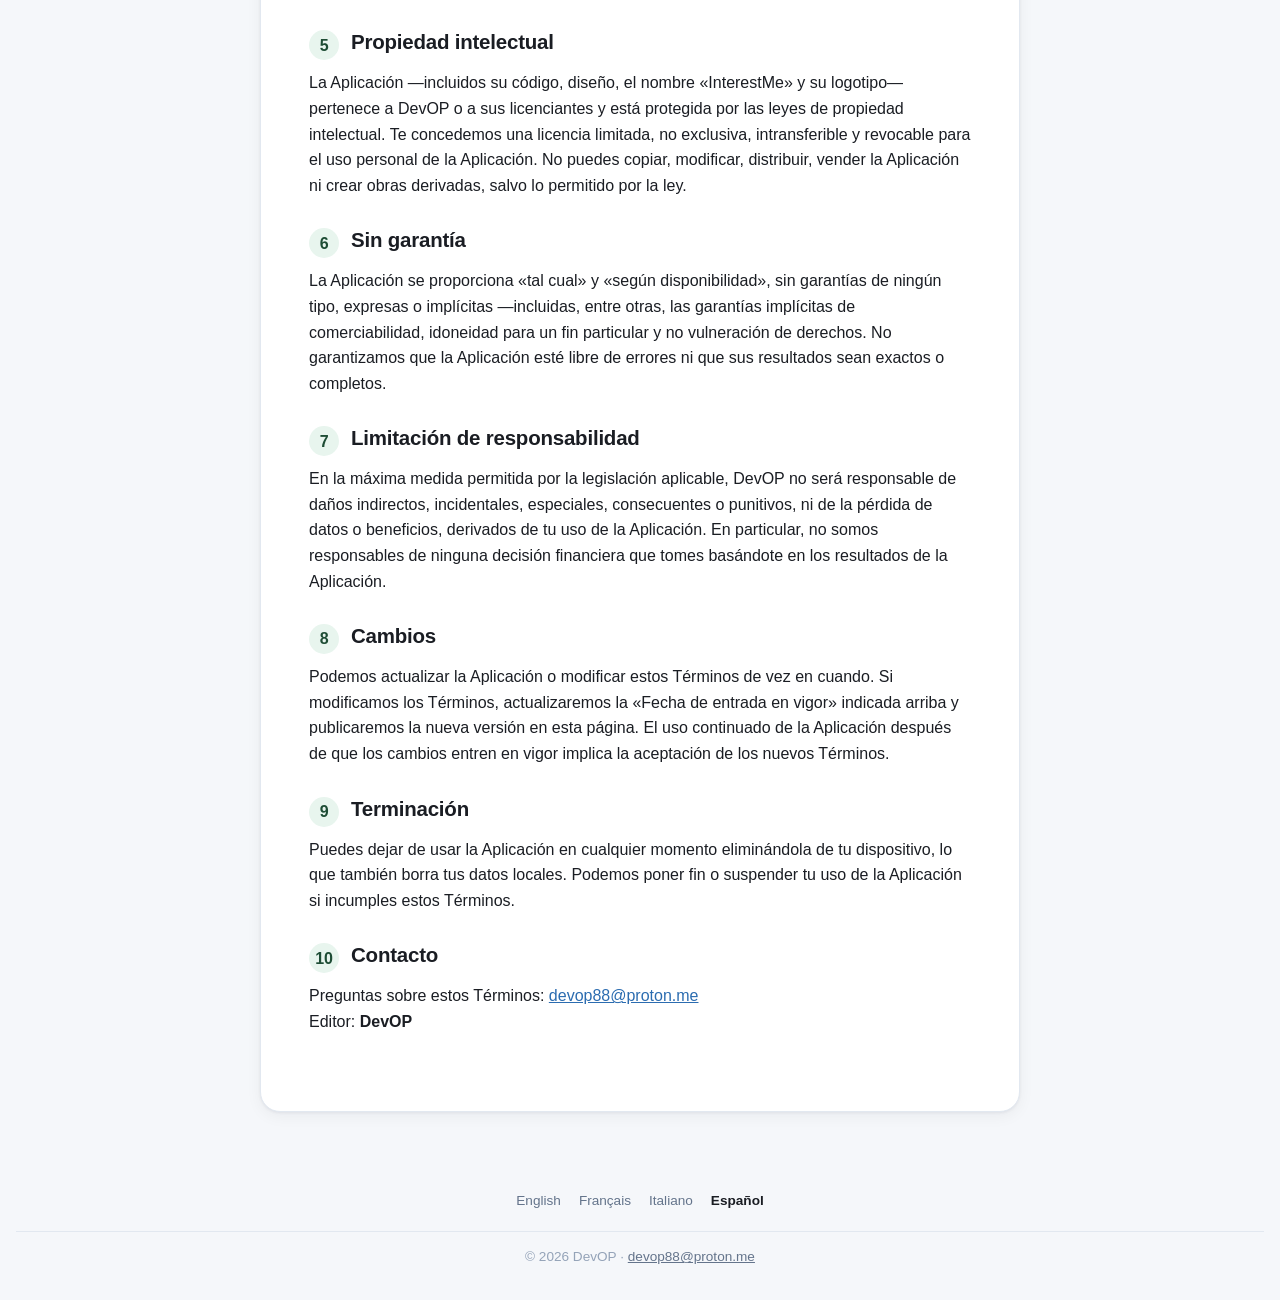
<file: es/terms.html>
<!DOCTYPE html>
<html lang="es">
<head>
  <meta charset="UTF-8">
  <meta name="viewport" content="width=device-width, initial-scale=1.0">
  <title>InterestMe — Términos del servicio</title>
  <meta name="description" content="Términos del servicio de InterestMe — calculadoras financieras educativas, no asesoramiento de inversión.">
  <link rel="stylesheet" href="../css/style.css">
  <link rel="icon" type="image/svg+xml" href="../img/logo.svg">
  <script>
    /* The app passes ?theme=dark|light when its in-app theme overrides the OS
       setting. Without the parameter the page follows prefers-color-scheme. */
    (function () {
      var m = /[?&]theme=(dark|light)/.exec(location.search);
      if (!m) return;
      document.documentElement.setAttribute('data-theme', m[1]);
      document.addEventListener('DOMContentLoaded', function () {
        var links = document.querySelectorAll('.footer-langs a');
        for (var i = 0; i < links.length; i++) {
          links[i].search = '?theme=' + m[1];
        }
      });
    })();
  </script>
</head>
<body>

<header class="site-header">
  <div class="container header-inner">
    <a class="brand" href="../index.html">
      <img class="brand-mark" src="../img/logo.svg" alt="" width="42" height="42">
      <span class="brand-text">
        <span class="brand-name">InterestMe</span>
        <span class="brand-tagline">Tu dinero, tu futuro</span>
      </span>
    </a>
  </div>
</header>

<main class="container">
  <article class="doc-card">
    <header class="doc-header">
      <h1>Términos del servicio</h1>
      <p class="doc-meta">Fecha de entrada en vigor: <time datetime="2026-09-11">11 de septiembre de 2026</time></p>
      <div class="doc-badges">
        <span class="badge">Herramienta educativa</span>
        <span class="badge">Proyecciones hipotéticas</span>
        <span class="badge">No es asesoramiento de inversión</span>
      </div>
    </header>

    <div class="callout">
      <p>
        <span class="callout-title">Declaración financiera</span>
        Las calculadoras de InterestMe son <strong>educativas</strong>. Los resultados son
        <strong>proyecciones hipotéticas</strong> basadas en los valores que introduces, y nada en la
        aplicación es <strong>asesoramiento de inversión</strong> ni una garantía de rendimiento.
      </p>
    </div>

    <p class="lead">
      Estos términos del servicio («los Términos») regulan el uso de la aplicación móvil InterestMe
      («la Aplicación») publicada por DevOP. Al descargar, instalar o utilizar la
      Aplicación, aceptas estos Términos.
    </p>

    <nav class="toc" aria-label="Índice">
      <p class="toc-title">Índice</p>
      <ol>
        <li><a href="#la-aplicacion">La Aplicación</a></li>
        <li><a href="#uso-educativo">Uso educativo — no es un asesoramiento financiero</a></li>
        <li><a href="#tus-datos">Tus datos</a></li>
        <li><a href="#uso-permitido">Uso permitido</a></li>
        <li><a href="#propiedad-intelectual">Propiedad intelectual</a></li>
        <li><a href="#sin-garantia">Sin garantía</a></li>
        <li><a href="#limitacion-responsabilidad">Limitación de responsabilidad</a></li>
        <li><a href="#cambios">Cambios</a></li>
        <li><a href="#terminacion">Terminación</a></li>
        <li><a href="#contacto">Contacto</a></li>
      </ol>
    </nav>

    <section id="la-aplicacion">
      <h2><span class="num">1</span>La Aplicación</h2>
      <p>
        InterestMe es una aplicación de finanzas personales que ofrece herramientas de cálculo
        financiero —actualmente una Calculadora de interés compuesto y un Planificador de objetivos
        de ahorro— para ayudarte a explorar las matemáticas del ahorro y la inversión. La versión
        1.0.0 de la Aplicación funciona completamente sin conexión: no establece conexiones de red,
        no tiene cuentas y guarda todos los datos localmente en tu dispositivo.
      </p>
    </section>

    <section id="uso-educativo">
      <h2><span class="num">2</span>Uso educativo — no es un asesoramiento financiero</h2>
      <p>
        La Aplicación es una herramienta educativa. Los resultados que muestra son proyecciones
        hipotéticas basadas en los valores que introduces. No constituyen asesoramiento de inversión,
        financiero, fiscal ni legal, y no garantizamos ningún resultado, rendimiento ni desenlace.
        Nada en la Aplicación debe tratarse como una recomendación de comprar, mantener o vender
        ningún producto financiero. Investiga siempre por tu cuenta y consulta a un profesional
        cualificado antes de tomar decisiones financieras.
      </p>
    </section>

    <section id="tus-datos">
      <h2><span class="num">3</span>Tus datos</h2>
      <p>
        La Aplicación no recopila ni transmite tus datos. La información que introduces se almacena
        únicamente en tu dispositivo. Eres responsable de la exactitud de la información que
        introduces y de las decisiones que tomas a partir de los resultados de la Aplicación.
      </p>
    </section>

    <section id="uso-permitido">
      <h2><span class="num">4</span>Uso permitido</h2>
      <p>Aceptas utilizar la Aplicación con fines lícitos, personales y no comerciales, y no:</p>
      <ul>
        <li>hacer un uso indebido de ella, interferir en su funcionamiento o intentar realizar ingeniería inversa;</li>
        <li>utilizarla de cualquier forma que infrinja la legislación aplicable.</li>
      </ul>
    </section>

    <section id="propiedad-intelectual">
      <h2><span class="num">5</span>Propiedad intelectual</h2>
      <p>
        La Aplicación —incluidos su código, diseño, el nombre «InterestMe» y su logotipo— pertenece
        a DevOP o a sus licenciantes y está protegida por las leyes de propiedad intelectual. Te
        concedemos una licencia limitada, no exclusiva, intransferible y revocable para el uso
        personal de la Aplicación. No puedes copiar, modificar, distribuir, vender la Aplicación ni
        crear obras derivadas, salvo lo permitido por la ley.
      </p>
    </section>

    <section id="sin-garantia">
      <h2><span class="num">6</span>Sin garantía</h2>
      <p>
        La Aplicación se proporciona «tal cual» y «según disponibilidad», sin garantías de ningún
        tipo, expresas o implícitas —incluidas, entre otras, las garantías implícitas de
        comerciabilidad, idoneidad para un fin particular y no vulneración de derechos. No
        garantizamos que la Aplicación esté libre de errores ni que sus resultados sean exactos o
        completos.
      </p>
    </section>

    <section id="limitacion-responsabilidad">
      <h2><span class="num">7</span>Limitación de responsabilidad</h2>
      <p>
        En la máxima medida permitida por la legislación aplicable, DevOP no será responsable de
        daños indirectos, incidentales, especiales, consecuentes o punitivos, ni de la pérdida de
        datos o beneficios, derivados de tu uso de la Aplicación. En particular, no somos
        responsables de ninguna decisión financiera que tomes basándote en los resultados de la
        Aplicación.
      </p>
    </section>

    <section id="cambios">
      <h2><span class="num">8</span>Cambios</h2>
      <p>
        Podemos actualizar la Aplicación o modificar estos Términos de vez en cuando. Si modificamos
        los Términos, actualizaremos la «Fecha de entrada en vigor» indicada arriba y publicaremos la
        nueva versión en esta página. El uso continuado de la Aplicación después de que los cambios
        entren en vigor implica la aceptación de los nuevos Términos.
      </p>
    </section>

    <section id="terminacion">
      <h2><span class="num">9</span>Terminación</h2>
      <p>
        Puedes dejar de usar la Aplicación en cualquier momento eliminándola de tu dispositivo, lo
        que también borra tus datos locales. Podemos poner fin o suspender tu uso de la Aplicación
        si incumples estos Términos.
      </p>
    </section>

    <section id="contacto">
      <h2><span class="num">10</span>Contacto</h2>
      <p>
        Preguntas sobre estos Términos:
        <a href="mailto:devop88@proton.me">devop88@proton.me</a><br>
        Editor: <strong>DevOP</strong>
      </p>
    </section>
  </article>

</main>

<footer class="site-footer">
  <nav class="footer-langs" aria-label="Idioma">
      <a href="../en/terms.html" hreflang="en" lang="en">English</a>
      <a href="../fr/terms.html" hreflang="fr" lang="fr">Français</a>
      <a href="../it/terms.html" hreflang="it" lang="it">Italiano</a>
      <span class="current" lang="es">Español</span>
  </nav>
  <p>© 2026 DevOP · <a href="mailto:devop88@proton.me">devop88@proton.me</a></p>
</footer>

</body>
</html>
</file>
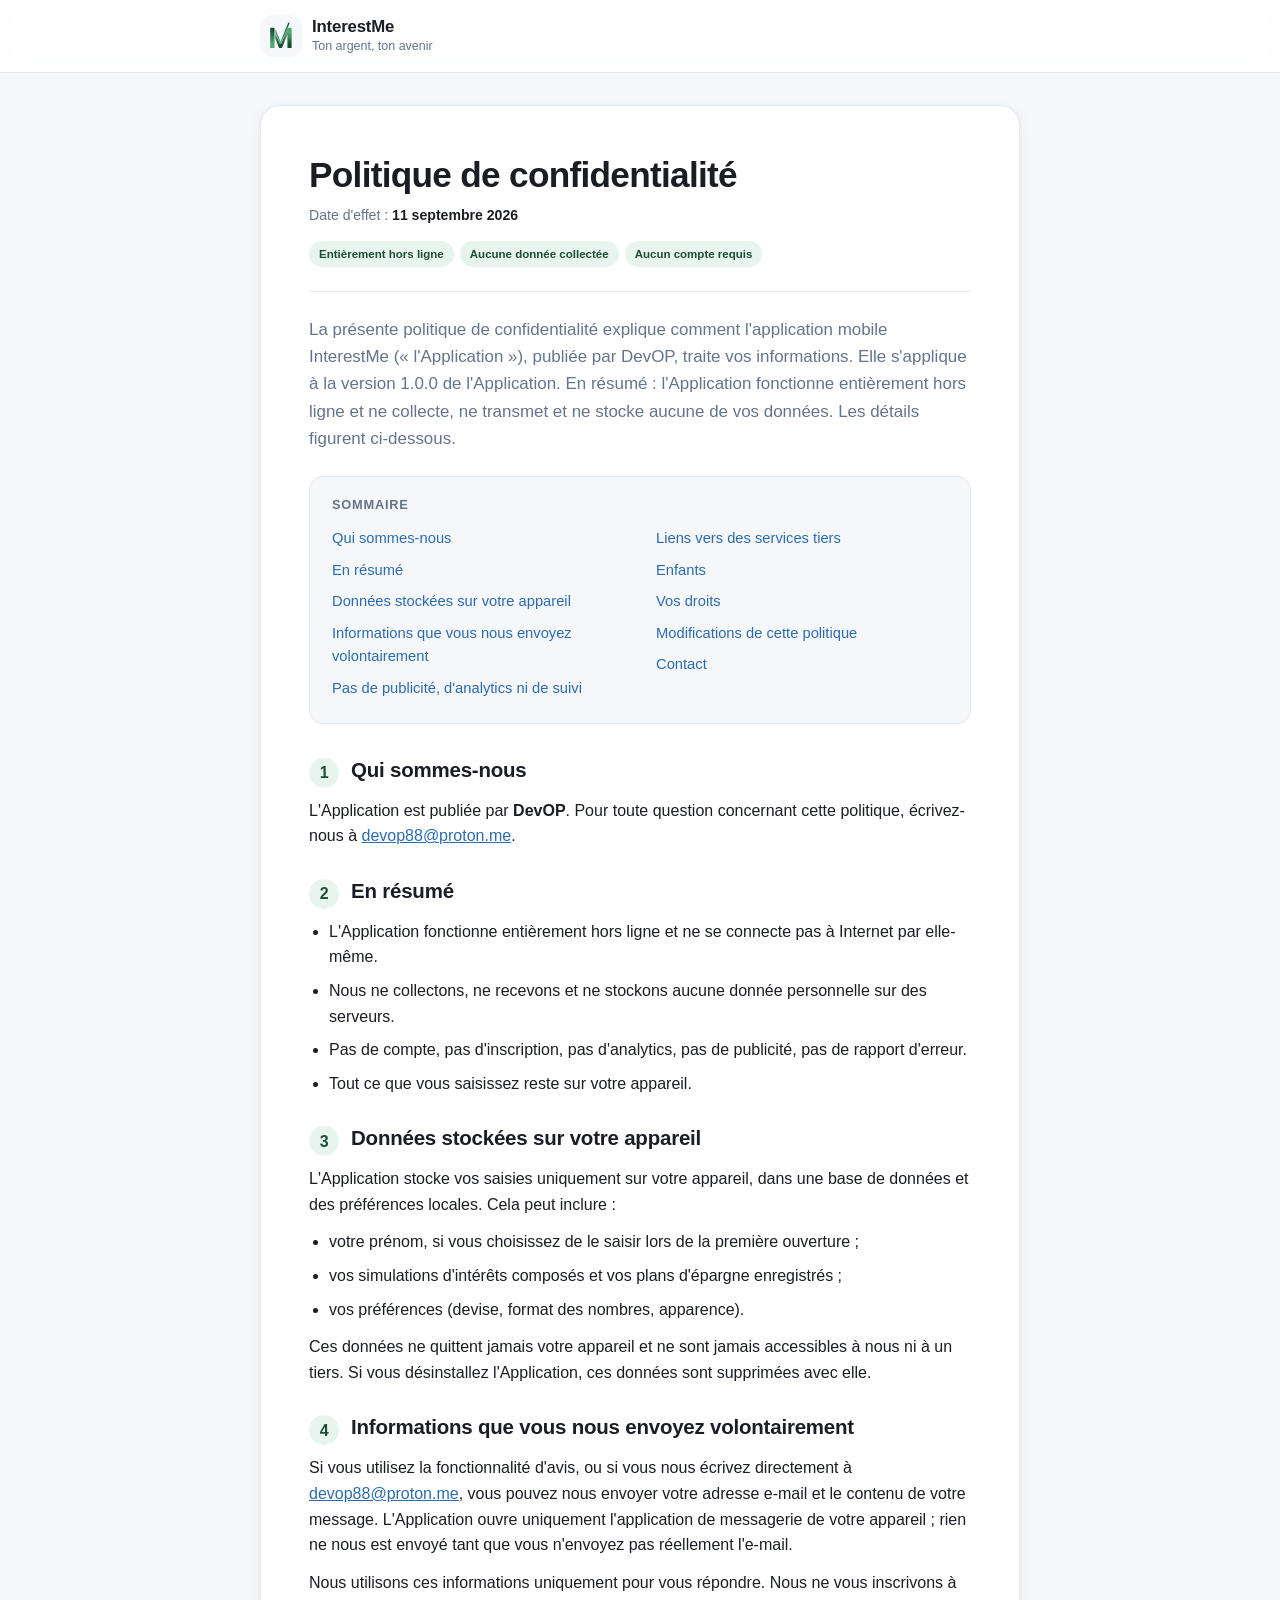
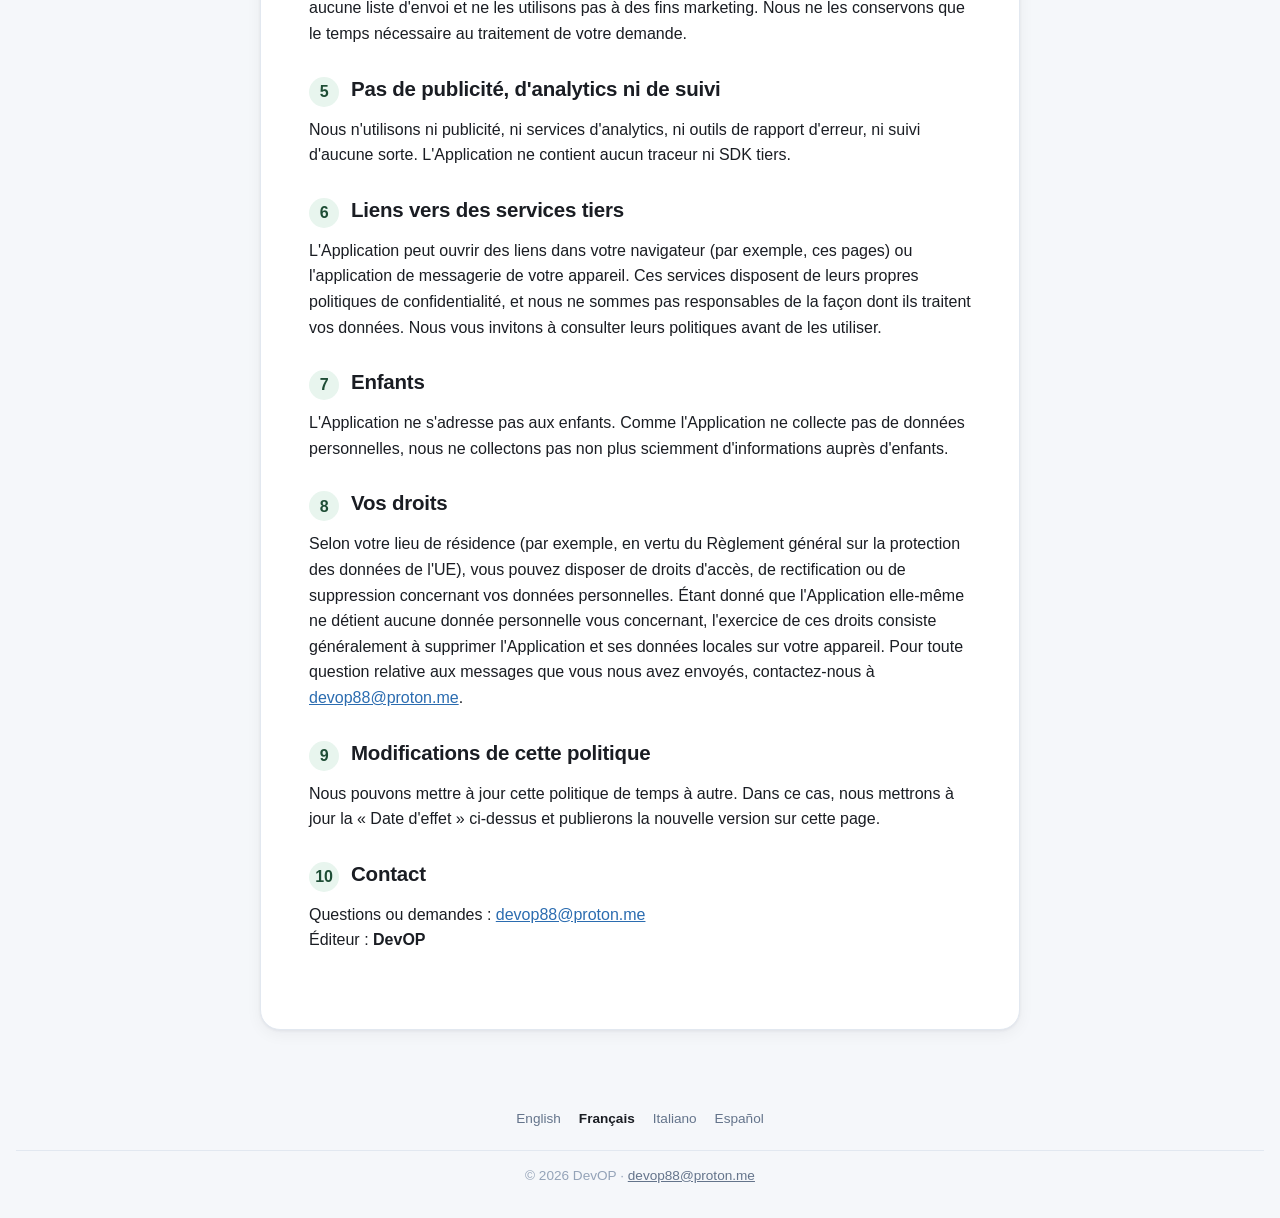
<file: fr/privacy.html>
<!DOCTYPE html>
<html lang="fr">
<head>
  <meta charset="UTF-8">
  <meta name="viewport" content="width=device-width, initial-scale=1.0">
  <title>InterestMe — Politique de confidentialité</title>
  <meta name="description" content="Politique de confidentialité InterestMe — l'application fonctionne entièrement hors ligne et ne collecte, ne transmet et ne stocke aucune de vos données.">
  <link rel="stylesheet" href="../css/style.css">
  <link rel="icon" type="image/svg+xml" href="../img/logo.svg">
  <script>
    /* The app passes ?theme=dark|light when its in-app theme overrides the OS
       setting. Without the parameter the page follows prefers-color-scheme. */
    (function () {
      var m = /[?&]theme=(dark|light)/.exec(location.search);
      if (!m) return;
      document.documentElement.setAttribute('data-theme', m[1]);
      document.addEventListener('DOMContentLoaded', function () {
        var links = document.querySelectorAll('.footer-langs a');
        for (var i = 0; i < links.length; i++) {
          links[i].search = '?theme=' + m[1];
        }
      });
    })();
  </script>
</head>
<body>

<header class="site-header">
  <div class="container header-inner">
    <a class="brand" href="../index.html">
      <img class="brand-mark" src="../img/logo.svg" alt="" width="42" height="42">
      <span class="brand-text">
        <span class="brand-name">InterestMe</span>
        <span class="brand-tagline">Ton argent, ton avenir</span>
      </span>
    </a>
  </div>
</header>

<main class="container">
  <article class="doc-card">
    <header class="doc-header">
      <h1>Politique de confidentialité</h1>
      <p class="doc-meta">Date d'effet : <time datetime="2026-09-11">11 septembre 2026</time></p>
      <div class="doc-badges">
        <span class="badge">Entièrement hors ligne</span>
        <span class="badge">Aucune donnée collectée</span>
        <span class="badge">Aucun compte requis</span>
      </div>
    </header>

    <p class="lead">
      La présente politique de confidentialité explique comment l'application mobile InterestMe
      (« l'Application »), publiée par DevOP, traite vos informations. Elle s'applique à la version
      1.0.0 de l'Application. En résumé : l'Application fonctionne entièrement hors ligne et ne
      collecte, ne transmet et ne stocke aucune de vos données. Les détails figurent ci-dessous.
    </p>

    <nav class="toc" aria-label="Sommaire">
      <p class="toc-title">Sommaire</p>
      <ol>
        <li><a href="#qui-sommes-nous">Qui sommes-nous</a></li>
        <li><a href="#en-resume">En résumé</a></li>
        <li><a href="#sur-appareil">Données stockées sur votre appareil</a></li>
        <li><a href="#envoi-volontaire">Informations que vous nous envoyez volontairement</a></li>
        <li><a href="#pas-publicite">Pas de publicité, d'analytics ni de suivi</a></li>
        <li><a href="#liens-tiers">Liens vers des services tiers</a></li>
        <li><a href="#enfants">Enfants</a></li>
        <li><a href="#vos-droits">Vos droits</a></li>
        <li><a href="#modifications">Modifications de cette politique</a></li>
        <li><a href="#contact">Contact</a></li>
      </ol>
    </nav>

    <section id="qui-sommes-nous">
      <h2><span class="num">1</span>Qui sommes-nous</h2>
      <p>
        L'Application est publiée par <strong>DevOP</strong>. Pour toute
        question concernant cette politique, écrivez-nous à
        <a href="mailto:devop88@proton.me">devop88@proton.me</a>.
      </p>
    </section>

    <section id="en-resume">
      <h2><span class="num">2</span>En résumé</h2>
      <ul>
        <li>L'Application fonctionne entièrement hors ligne et ne se connecte pas à Internet par elle-même.</li>
        <li>Nous ne collectons, ne recevons et ne stockons aucune donnée personnelle sur des serveurs.</li>
        <li>Pas de compte, pas d'inscription, pas d'analytics, pas de publicité, pas de rapport d'erreur.</li>
        <li>Tout ce que vous saisissez reste sur votre appareil.</li>
      </ul>
    </section>

    <section id="sur-appareil">
      <h2><span class="num">3</span>Données stockées sur votre appareil</h2>
      <p>
        L'Application stocke vos saisies uniquement sur votre appareil, dans une base de données et
        des préférences locales. Cela peut inclure :
      </p>
      <ul>
        <li>votre prénom, si vous choisissez de le saisir lors de la première ouverture ;</li>
        <li>vos simulations d'intérêts composés et vos plans d'épargne enregistrés ;</li>
        <li>vos préférences (devise, format des nombres, apparence).</li>
      </ul>
      <p>
        Ces données ne quittent jamais votre appareil et ne sont jamais accessibles à nous ni à un
        tiers. Si vous désinstallez l'Application, ces données sont supprimées avec elle.
      </p>
    </section>

    <section id="envoi-volontaire">
      <h2><span class="num">4</span>Informations que vous nous envoyez volontairement</h2>
      <p>
        Si vous utilisez la fonctionnalité d'avis, ou si vous nous écrivez directement à
        <a href="mailto:devop88@proton.me">devop88@proton.me</a>, vous pouvez nous
        envoyer votre adresse e-mail et le contenu de votre message. L'Application ouvre uniquement
        l'application de messagerie de votre appareil ; rien ne nous est envoyé tant que vous
        n'envoyez pas réellement l'e-mail.
      </p>
      <p>
        Nous utilisons ces informations uniquement pour vous répondre. Nous ne vous inscrivons à
        aucune liste d'envoi et ne les utilisons pas à des fins marketing. Nous ne les conservons
        que le temps nécessaire au traitement de votre demande.
      </p>
    </section>

    <section id="pas-publicite">
      <h2><span class="num">5</span>Pas de publicité, d'analytics ni de suivi</h2>
      <p>
        Nous n'utilisons ni publicité, ni services d'analytics, ni outils de rapport d'erreur, ni
        suivi d'aucune sorte. L'Application ne contient aucun traceur ni SDK tiers.
      </p>
    </section>

    <section id="liens-tiers">
      <h2><span class="num">6</span>Liens vers des services tiers</h2>
      <p>
        L'Application peut ouvrir des liens dans votre navigateur (par exemple, ces pages) ou
        l'application de messagerie de votre appareil. Ces services disposent de leurs propres
        politiques de confidentialité, et nous ne sommes pas responsables de la façon dont ils
        traitent vos données. Nous vous invitons à consulter leurs politiques avant de les utiliser.
      </p>
    </section>

    <section id="enfants">
      <h2><span class="num">7</span>Enfants</h2>
      <p>
        L'Application ne s'adresse pas aux enfants. Comme l'Application ne collecte pas de données
        personnelles, nous ne collectons pas non plus sciemment d'informations auprès d'enfants.
      </p>
    </section>

    <section id="vos-droits">
      <h2><span class="num">8</span>Vos droits</h2>
      <p>
        Selon votre lieu de résidence (par exemple, en vertu du Règlement général sur la protection
        des données de l'UE), vous pouvez disposer de droits d'accès, de rectification ou de
        suppression concernant vos données personnelles. Étant donné que l'Application elle-même ne
        détient aucune donnée personnelle vous concernant, l'exercice de ces droits consiste
        généralement à supprimer l'Application et ses données locales sur votre appareil. Pour toute
        question relative aux messages que vous nous avez envoyés, contactez-nous à
        <a href="mailto:devop88@proton.me">devop88@proton.me</a>.
      </p>
    </section>

    <section id="modifications">
      <h2><span class="num">9</span>Modifications de cette politique</h2>
      <p>
        Nous pouvons mettre à jour cette politique de temps à autre. Dans ce cas, nous mettrons à
        jour la « Date d'effet » ci-dessus et publierons la nouvelle version sur cette page.
      </p>
    </section>

    <section id="contact">
      <h2><span class="num">10</span>Contact</h2>
      <p>
        Questions ou demandes :
        <a href="mailto:devop88@proton.me">devop88@proton.me</a><br>
        Éditeur : <strong>DevOP</strong>
      </p>
    </section>
  </article>

</main>

<footer class="site-footer">
  <nav class="footer-langs" aria-label="Langue">
      <a href="../en/privacy.html" hreflang="en" lang="en">English</a>
      <span class="current" lang="fr">Français</span>
      <a href="../it/privacy.html" hreflang="it" lang="it">Italiano</a>
      <a href="../es/privacy.html" hreflang="es" lang="es">Español</a>
  </nav>
  <p>© 2026 DevOP · <a href="mailto:devop88@proton.me">devop88@proton.me</a></p>
</footer>

</body>
</html>
</file>
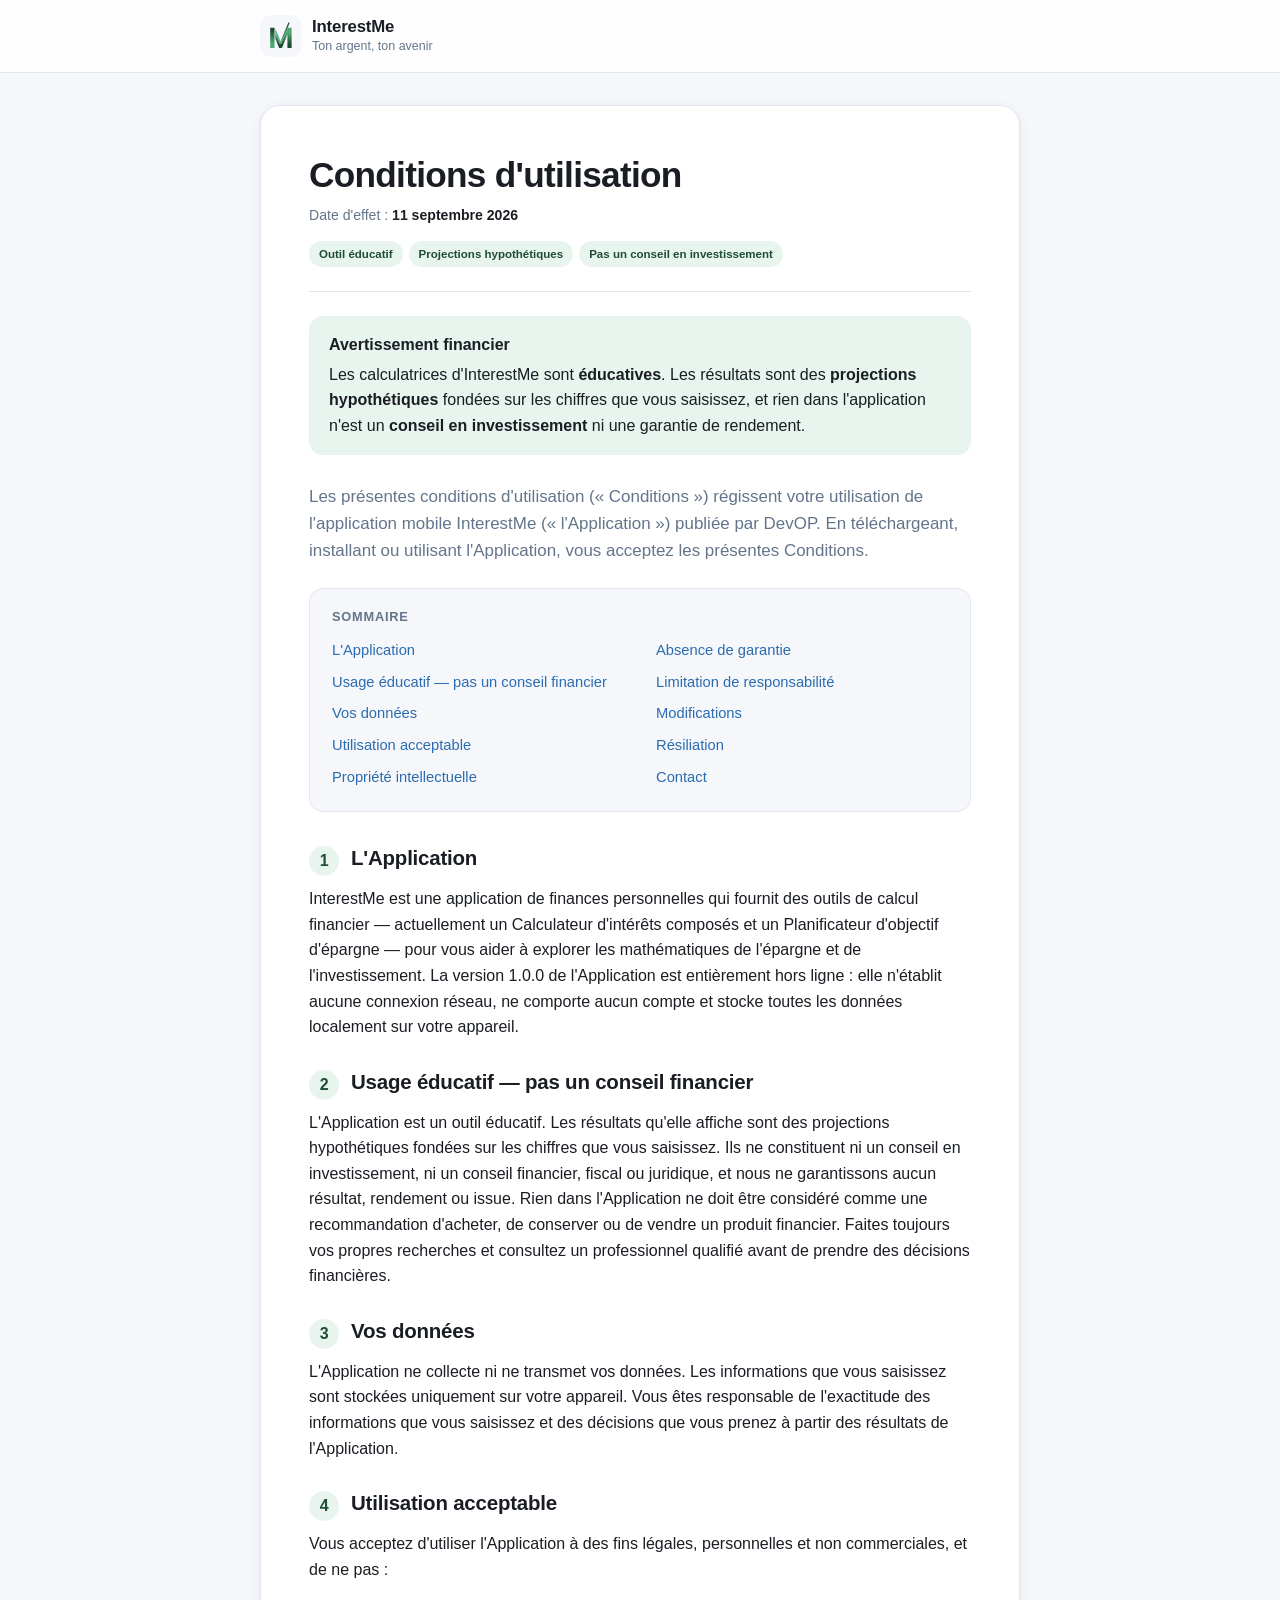
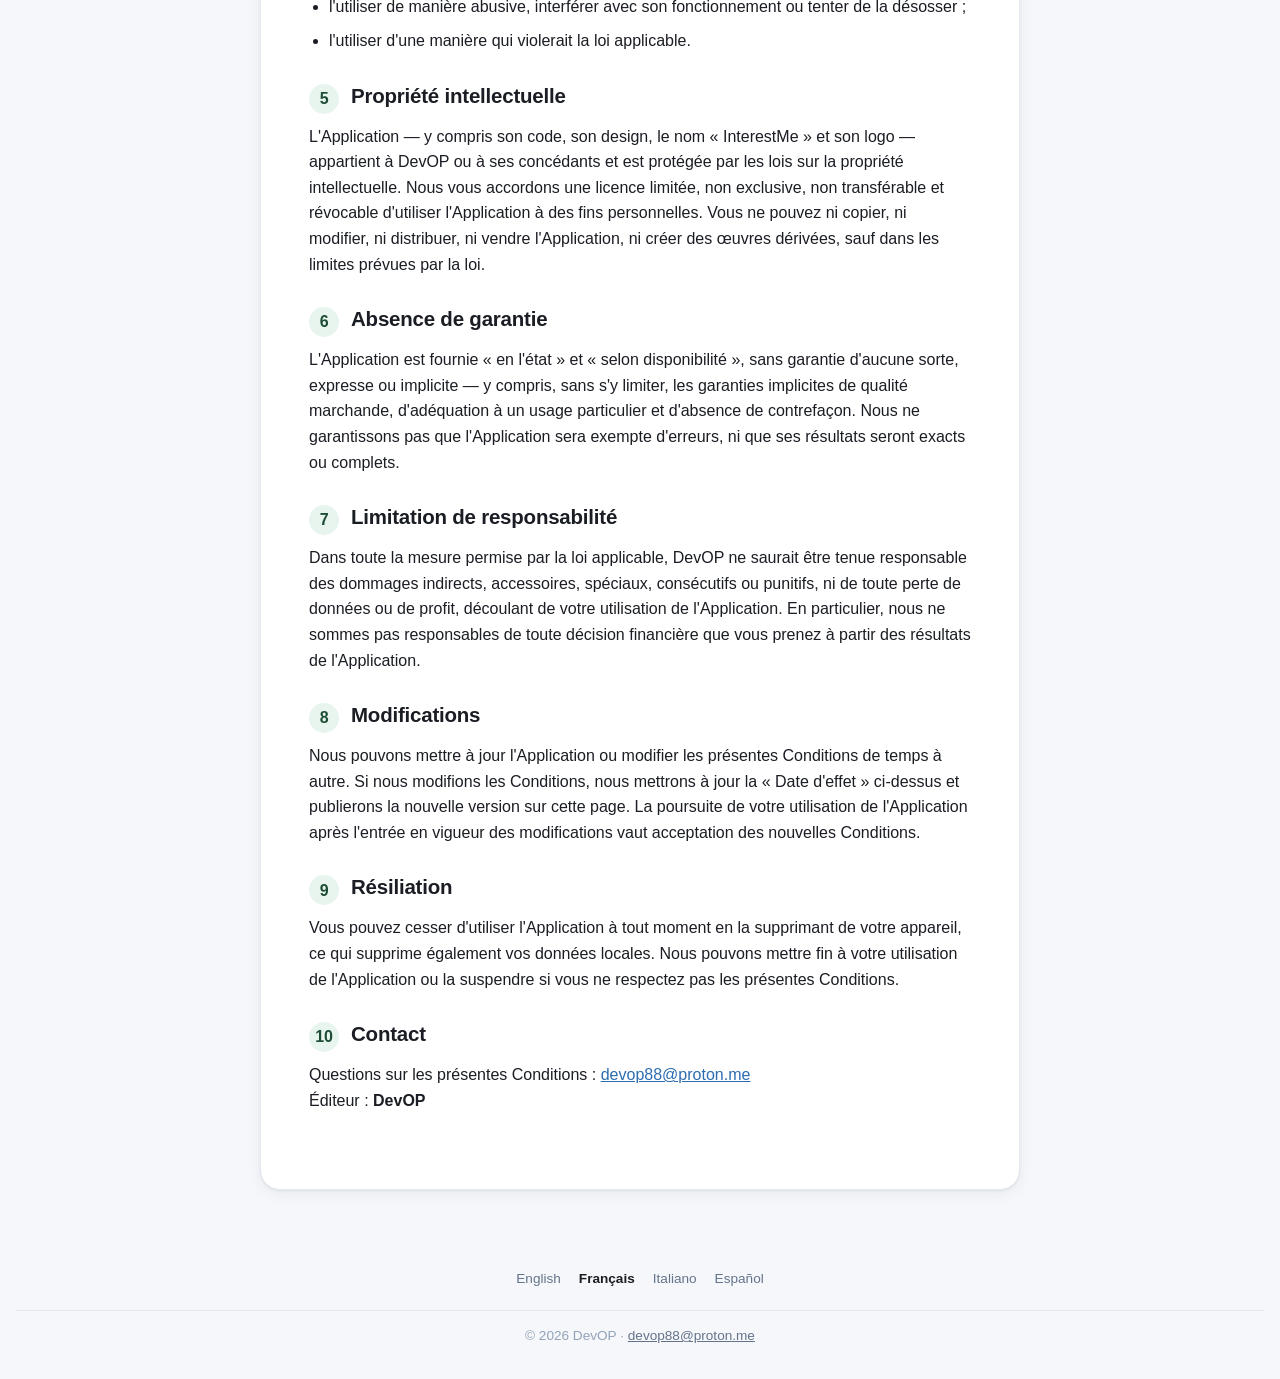
<file: fr/terms.html>
<!DOCTYPE html>
<html lang="fr">
<head>
  <meta charset="UTF-8">
  <meta name="viewport" content="width=device-width, initial-scale=1.0">
  <title>InterestMe — Conditions d'utilisation</title>
  <meta name="description" content="Conditions d'utilisation InterestMe — calculatrices financières à but éducatif, pas un conseil en investissement.">
  <link rel="stylesheet" href="../css/style.css">
  <link rel="icon" type="image/svg+xml" href="../img/logo.svg">
  <script>
    /* The app passes ?theme=dark|light when its in-app theme overrides the OS
       setting. Without the parameter the page follows prefers-color-scheme. */
    (function () {
      var m = /[?&]theme=(dark|light)/.exec(location.search);
      if (!m) return;
      document.documentElement.setAttribute('data-theme', m[1]);
      document.addEventListener('DOMContentLoaded', function () {
        var links = document.querySelectorAll('.footer-langs a');
        for (var i = 0; i < links.length; i++) {
          links[i].search = '?theme=' + m[1];
        }
      });
    })();
  </script>
</head>
<body>

<header class="site-header">
  <div class="container header-inner">
    <a class="brand" href="../index.html">
      <img class="brand-mark" src="../img/logo.svg" alt="" width="42" height="42">
      <span class="brand-text">
        <span class="brand-name">InterestMe</span>
        <span class="brand-tagline">Ton argent, ton avenir</span>
      </span>
    </a>
  </div>
</header>

<main class="container">
  <article class="doc-card">
    <header class="doc-header">
      <h1>Conditions d'utilisation</h1>
      <p class="doc-meta">Date d'effet : <time datetime="2026-09-11">11 septembre 2026</time></p>
      <div class="doc-badges">
        <span class="badge">Outil éducatif</span>
        <span class="badge">Projections hypothétiques</span>
        <span class="badge">Pas un conseil en investissement</span>
      </div>
    </header>

    <div class="callout">
      <p>
        <span class="callout-title">Avertissement financier</span>
        Les calculatrices d'InterestMe sont <strong>éducatives</strong>. Les résultats sont des
        <strong>projections hypothétiques</strong> fondées sur les chiffres que vous saisissez, et
        rien dans l'application n'est un <strong>conseil en investissement</strong> ni une garantie
        de rendement.
      </p>
    </div>

    <p class="lead">
      Les présentes conditions d'utilisation (« Conditions ») régissent votre utilisation de
      l'application mobile InterestMe (« l'Application ») publiée par DevOP.
      En téléchargeant, installant ou utilisant l'Application, vous acceptez les présentes
      Conditions.
    </p>

    <nav class="toc" aria-label="Sommaire">
      <p class="toc-title">Sommaire</p>
      <ol>
        <li><a href="#l-application">L'Application</a></li>
        <li><a href="#educatif">Usage éducatif — pas un conseil financier</a></li>
        <li><a href="#vos-donnees">Vos données</a></li>
        <li><a href="#utilisation-aceptable">Utilisation acceptable</a></li>
        <li><a href="#propriete-intellectuelle">Propriété intellectuelle</a></li>
        <li><a href="#absence-de-garantie">Absence de garantie</a></li>
        <li><a href="#limitation-responsabilite">Limitation de responsabilité</a></li>
        <li><a href="#modifications">Modifications</a></li>
        <li><a href="#resiliation">Résiliation</a></li>
        <li><a href="#contact">Contact</a></li>
      </ol>
    </nav>

    <section id="l-application">
      <h2><span class="num">1</span>L'Application</h2>
      <p>
        InterestMe est une application de finances personnelles qui fournit des outils de calcul
        financier — actuellement un Calculateur d'intérêts composés et un Planificateur d'objectif
        d'épargne — pour vous aider à explorer les mathématiques de l'épargne et de l'investissement.
        La version 1.0.0 de l'Application est entièrement hors ligne : elle n'établit aucune
        connexion réseau, ne comporte aucun compte et stocke toutes les données localement sur votre
        appareil.
      </p>
    </section>

    <section id="educatif">
      <h2><span class="num">2</span>Usage éducatif — pas un conseil financier</h2>
      <p>
        L'Application est un outil éducatif. Les résultats qu'elle affiche sont des projections
        hypothétiques fondées sur les chiffres que vous saisissez. Ils ne constituent ni un conseil
        en investissement, ni un conseil financier, fiscal ou juridique, et nous ne garantissons
        aucun résultat, rendement ou issue. Rien dans l'Application ne doit être considéré comme une
        recommandation d'acheter, de conserver ou de vendre un produit financier. Faites toujours
        vos propres recherches et consultez un professionnel qualifié avant de prendre des décisions
        financières.
      </p>
    </section>

    <section id="vos-donnees">
      <h2><span class="num">3</span>Vos données</h2>
      <p>
        L'Application ne collecte ni ne transmet vos données. Les informations que vous saisissez
        sont stockées uniquement sur votre appareil. Vous êtes responsable de l'exactitude des
        informations que vous saisissez et des décisions que vous prenez à partir des résultats de
        l'Application.
      </p>
    </section>

    <section id="utilisation-aceptable">
      <h2><span class="num">4</span>Utilisation acceptable</h2>
      <p>Vous acceptez d'utiliser l'Application à des fins légales, personnelles et non commerciales, et de ne pas :</p>
      <ul>
        <li>l'utiliser de manière abusive, interférer avec son fonctionnement ou tenter de la désosser ;</li>
        <li>l'utiliser d'une manière qui violerait la loi applicable.</li>
      </ul>
    </section>

    <section id="propriete-intellectuelle">
      <h2><span class="num">5</span>Propriété intellectuelle</h2>
      <p>
        L'Application — y compris son code, son design, le nom « InterestMe » et son logo —
        appartient à DevOP ou à ses concédants et est protégée par les lois sur la propriété
        intellectuelle. Nous vous accordons une licence limitée, non exclusive, non transférable et
        révocable d'utiliser l'Application à des fins personnelles. Vous ne pouvez ni copier, ni
        modifier, ni distribuer, ni vendre l'Application, ni créer des œuvres dérivées, sauf dans
        les limites prévues par la loi.
      </p>
    </section>

    <section id="absence-de-garantie">
      <h2><span class="num">6</span>Absence de garantie</h2>
      <p>
        L'Application est fournie « en l'état » et « selon disponibilité », sans garantie d'aucune
        sorte, expresse ou implicite — y compris, sans s'y limiter, les garanties implicites de
        qualité marchande, d'adéquation à un usage particulier et d'absence de contrefaçon. Nous ne
        garantissons pas que l'Application sera exempte d'erreurs, ni que ses résultats seront
        exacts ou complets.
      </p>
    </section>

    <section id="limitation-responsabilite">
      <h2><span class="num">7</span>Limitation de responsabilité</h2>
      <p>
        Dans toute la mesure permise par la loi applicable, DevOP ne saurait être tenue responsable
        des dommages indirects, accessoires, spéciaux, consécutifs ou punitifs, ni de toute perte de
        données ou de profit, découlant de votre utilisation de l'Application. En particulier, nous
        ne sommes pas responsables de toute décision financière que vous prenez à partir des
        résultats de l'Application.
      </p>
    </section>

    <section id="modifications">
      <h2><span class="num">8</span>Modifications</h2>
      <p>
        Nous pouvons mettre à jour l'Application ou modifier les présentes Conditions de temps à
        autre. Si nous modifions les Conditions, nous mettrons à jour la « Date d'effet » ci-dessus
        et publierons la nouvelle version sur cette page. La poursuite de votre utilisation de
        l'Application après l'entrée en vigueur des modifications vaut acceptation des nouvelles
        Conditions.
      </p>
    </section>

    <section id="resiliation">
      <h2><span class="num">9</span>Résiliation</h2>
      <p>
        Vous pouvez cesser d'utiliser l'Application à tout moment en la supprimant de votre
        appareil, ce qui supprime également vos données locales. Nous pouvons mettre fin à votre
        utilisation de l'Application ou la suspendre si vous ne respectez pas les présentes
        Conditions.
      </p>
    </section>

    <section id="contact">
      <h2><span class="num">10</span>Contact</h2>
      <p>
        Questions sur les présentes Conditions :
        <a href="mailto:devop88@proton.me">devop88@proton.me</a><br>
        Éditeur : <strong>DevOP</strong>
      </p>
    </section>
  </article>

</main>

<footer class="site-footer">
  <nav class="footer-langs" aria-label="Langue">
      <a href="../en/terms.html" hreflang="en" lang="en">English</a>
      <span class="current" lang="fr">Français</span>
      <a href="../it/terms.html" hreflang="it" lang="it">Italiano</a>
      <a href="../es/terms.html" hreflang="es" lang="es">Español</a>
  </nav>
  <p>© 2026 DevOP · <a href="mailto:devop88@proton.me">devop88@proton.me</a></p>
</footer>

</body>
</html>
</file>
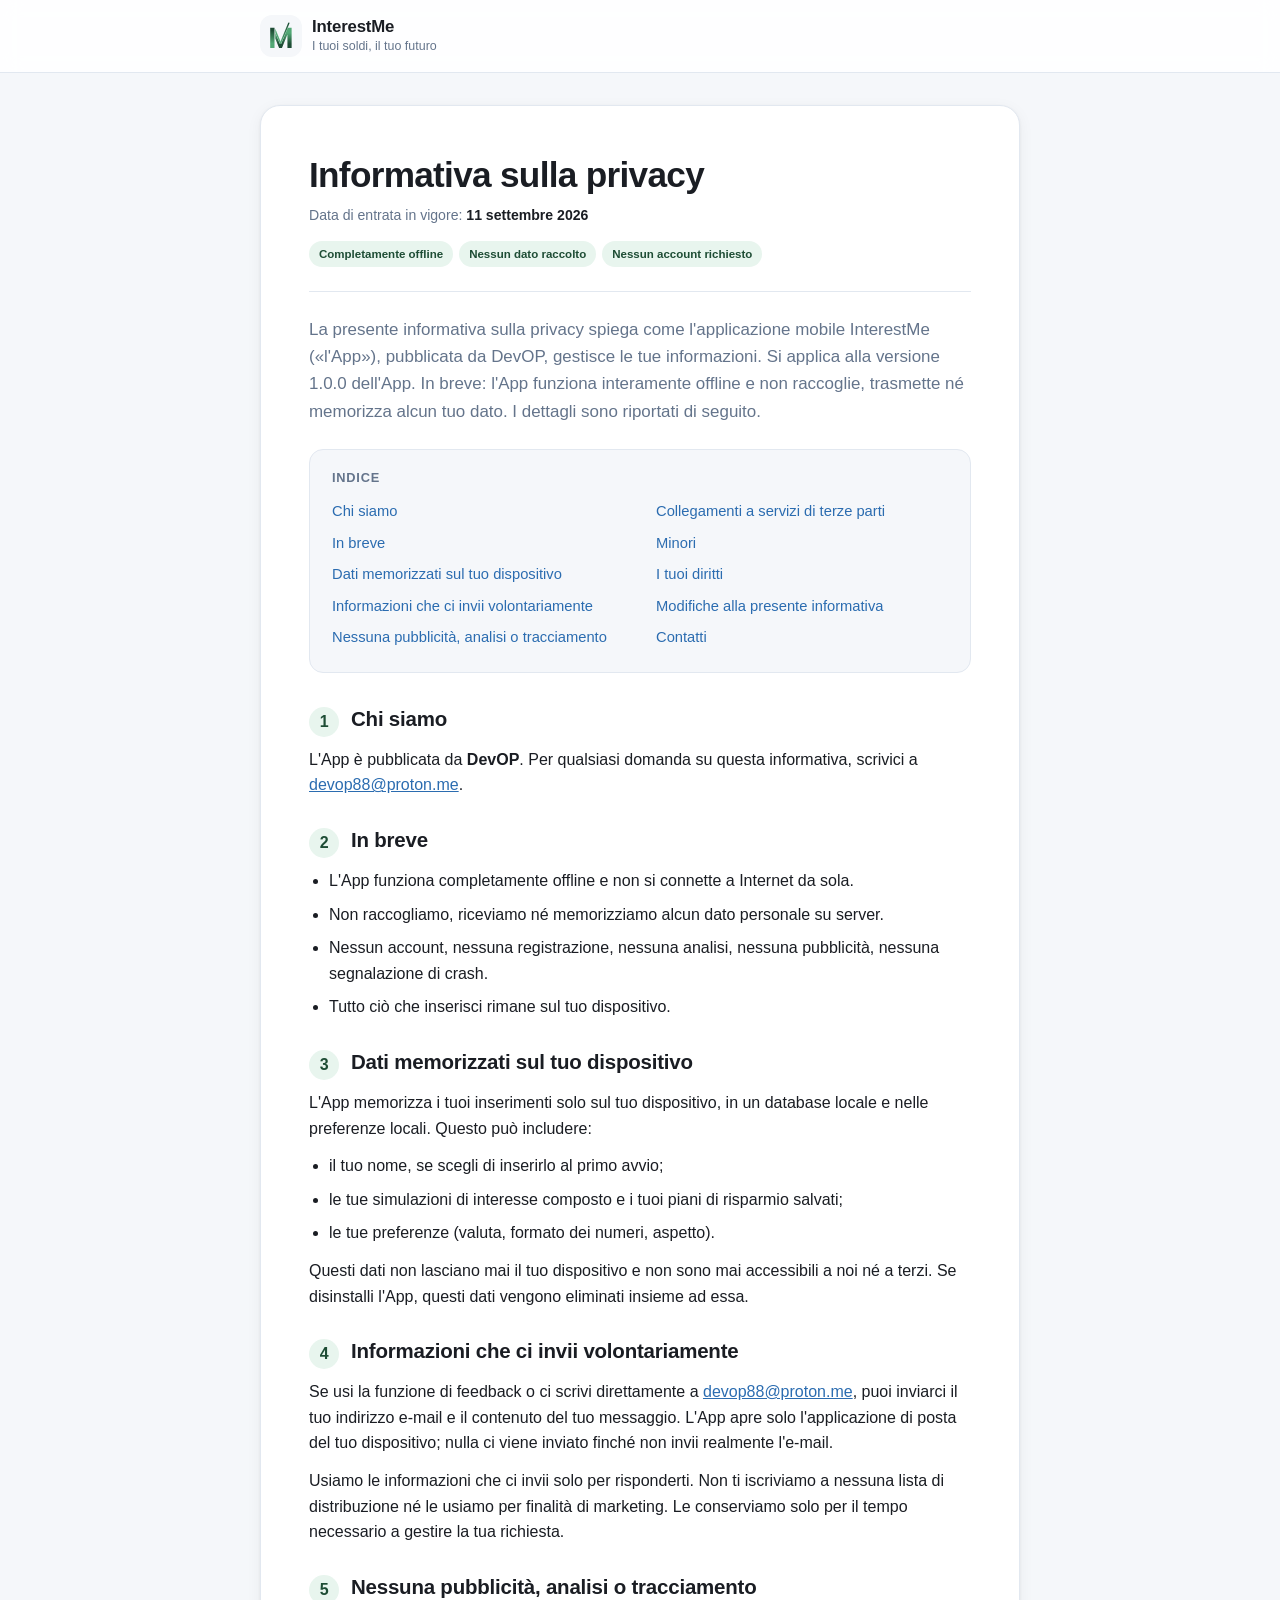
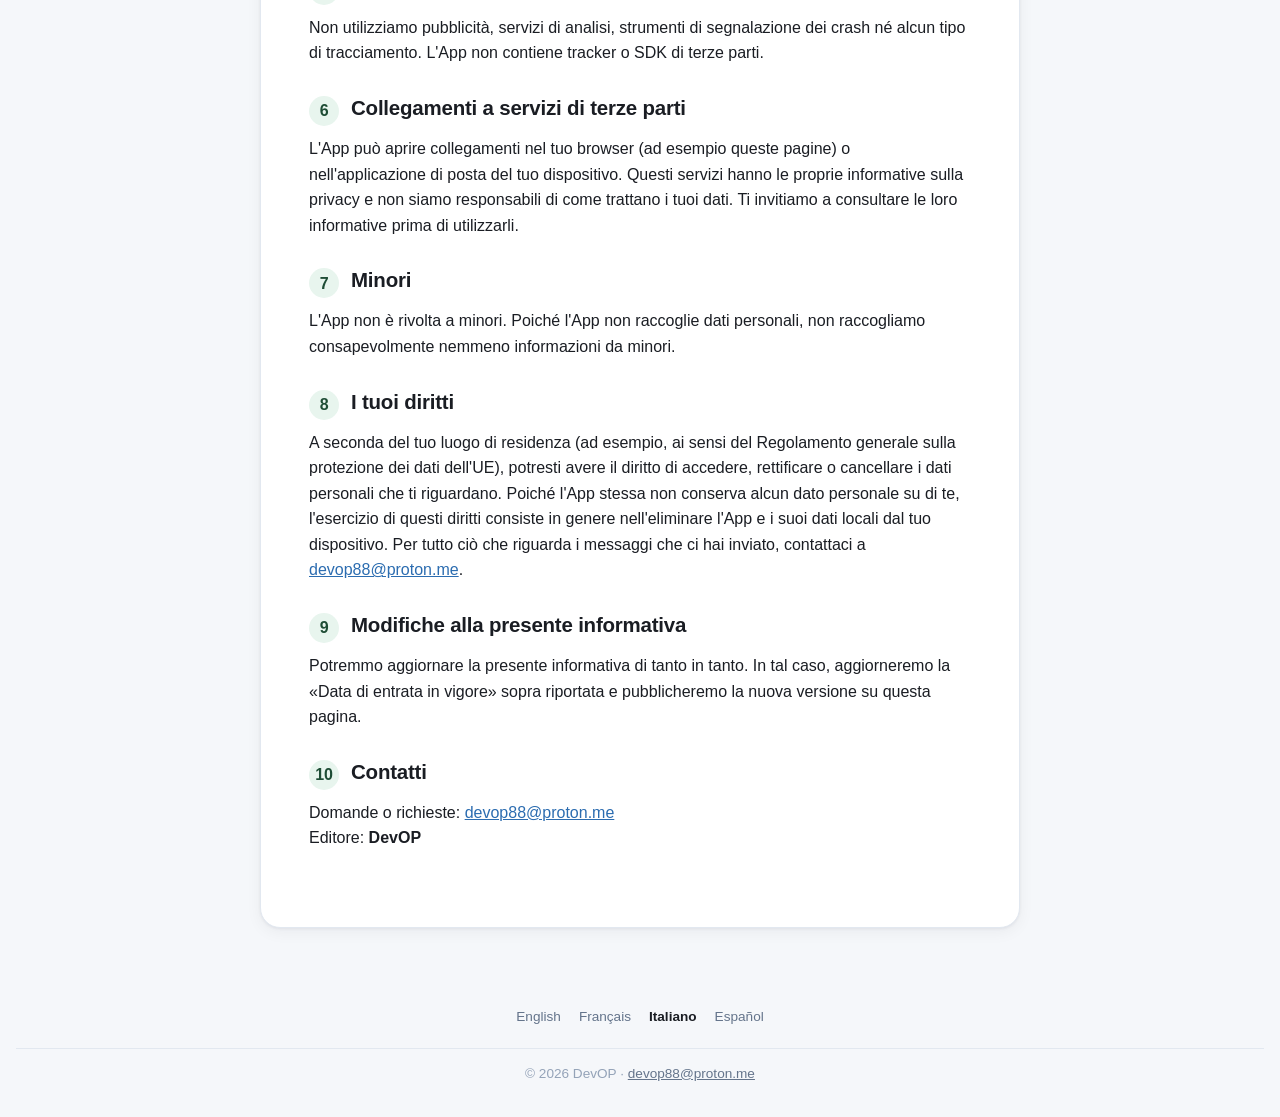
<file: it/privacy.html>
<!DOCTYPE html>
<html lang="it">
<head>
  <meta charset="UTF-8">
  <meta name="viewport" content="width=device-width, initial-scale=1.0">
  <title>InterestMe — Informativa sulla privacy</title>
  <meta name="description" content="Informativa sulla privacy di InterestMe — l'app funziona interamente offline e non raccoglie, trasmette né memorizza alcun tuo dato.">
  <link rel="stylesheet" href="../css/style.css">
  <link rel="icon" type="image/svg+xml" href="../img/logo.svg">
  <script>
    /* The app passes ?theme=dark|light when its in-app theme overrides the OS
       setting. Without the parameter the page follows prefers-color-scheme. */
    (function () {
      var m = /[?&]theme=(dark|light)/.exec(location.search);
      if (!m) return;
      document.documentElement.setAttribute('data-theme', m[1]);
      document.addEventListener('DOMContentLoaded', function () {
        var links = document.querySelectorAll('.footer-langs a');
        for (var i = 0; i < links.length; i++) {
          links[i].search = '?theme=' + m[1];
        }
      });
    })();
  </script>
</head>
<body>

<header class="site-header">
  <div class="container header-inner">
    <a class="brand" href="../index.html">
      <img class="brand-mark" src="../img/logo.svg" alt="" width="42" height="42">
      <span class="brand-text">
        <span class="brand-name">InterestMe</span>
        <span class="brand-tagline">I tuoi soldi, il tuo futuro</span>
      </span>
    </a>
  </div>
</header>

<main class="container">
  <article class="doc-card">
    <header class="doc-header">
      <h1>Informativa sulla privacy</h1>
      <p class="doc-meta">Data di entrata in vigore: <time datetime="2026-09-11">11 settembre 2026</time></p>
      <div class="doc-badges">
        <span class="badge">Completamente offline</span>
        <span class="badge">Nessun dato raccolto</span>
        <span class="badge">Nessun account richiesto</span>
      </div>
    </header>

    <p class="lead">
      La presente informativa sulla privacy spiega come l'applicazione mobile InterestMe («l'App»), pubblicata da DevOP, gestisce le tue informazioni. Si applica alla versione 1.0.0
      dell'App. In breve: l'App funziona interamente offline e non raccoglie, trasmette né
      memorizza alcun tuo dato. I dettagli sono riportati di seguito.
    </p>

    <nav class="toc" aria-label="Indice">
      <p class="toc-title">Indice</p>
      <ol>
        <li><a href="#chi-siamo">Chi siamo</a></li>
        <li><a href="#in-breve">In breve</a></li>
        <li><a href="#sul-dispositivo">Dati memorizzati sul tuo dispositivo</a></li>
        <li><a href="#invio-volontario">Informazioni che ci invii volontariamente</a></li>
        <li><a href="#nessuna-pubblicita">Nessuna pubblicità, analisi o tracciamento</a></li>
        <li><a href="#servizi-terzi">Collegamenti a servizi di terze parti</a></li>
        <li><a href="#minori">Minori</a></li>
        <li><a href="#tuoi-diritti">I tuoi diritti</a></li>
        <li><a href="#modifiche">Modifiche alla presente informativa</a></li>
        <li><a href="#contatti">Contatti</a></li>
      </ol>
    </nav>

    <section id="chi-siamo">
      <h2><span class="num">1</span>Chi siamo</h2>
      <p>
        L'App è pubblicata da <strong>DevOP</strong>. Per qualsiasi domanda su
        questa informativa, scrivici a
        <a href="mailto:devop88@proton.me">devop88@proton.me</a>.
      </p>
    </section>

    <section id="in-breve">
      <h2><span class="num">2</span>In breve</h2>
      <ul>
        <li>L'App funziona completamente offline e non si connette a Internet da sola.</li>
        <li>Non raccogliamo, riceviamo né memorizziamo alcun dato personale su server.</li>
        <li>Nessun account, nessuna registrazione, nessuna analisi, nessuna pubblicità, nessuna segnalazione di crash.</li>
        <li>Tutto ciò che inserisci rimane sul tuo dispositivo.</li>
      </ul>
    </section>

    <section id="sul-dispositivo">
      <h2><span class="num">3</span>Dati memorizzati sul tuo dispositivo</h2>
      <p>
        L'App memorizza i tuoi inserimenti solo sul tuo dispositivo, in un database locale e nelle
        preferenze locali. Questo può includere:
      </p>
      <ul>
        <li>il tuo nome, se scegli di inserirlo al primo avvio;</li>
        <li>le tue simulazioni di interesse composto e i tuoi piani di risparmio salvati;</li>
        <li>le tue preferenze (valuta, formato dei numeri, aspetto).</li>
      </ul>
      <p>
        Questi dati non lasciano mai il tuo dispositivo e non sono mai accessibili a noi né a terzi.
        Se disinstalli l'App, questi dati vengono eliminati insieme ad essa.
      </p>
    </section>

    <section id="invio-volontario">
      <h2><span class="num">4</span>Informazioni che ci invii volontariamente</h2>
      <p>
        Se usi la funzione di feedback o ci scrivi direttamente a
        <a href="mailto:devop88@proton.me">devop88@proton.me</a>, puoi inviarci
        il tuo indirizzo e-mail e il contenuto del tuo messaggio. L'App apre solo l'applicazione di
        posta del tuo dispositivo; nulla ci viene inviato finché non invii realmente l'e-mail.
      </p>
      <p>
        Usiamo le informazioni che ci invii solo per risponderti. Non ti iscriviamo a nessuna lista
        di distribuzione né le usiamo per finalità di marketing. Le conserviamo solo per il tempo
        necessario a gestire la tua richiesta.
      </p>
    </section>

    <section id="nessuna-pubblicita">
      <h2><span class="num">5</span>Nessuna pubblicità, analisi o tracciamento</h2>
      <p>
        Non utilizziamo pubblicità, servizi di analisi, strumenti di segnalazione dei crash né
        alcun tipo di tracciamento. L'App non contiene tracker o SDK di terze parti.
      </p>
    </section>

    <section id="servizi-terzi">
      <h2><span class="num">6</span>Collegamenti a servizi di terze parti</h2>
      <p>
        L'App può aprire collegamenti nel tuo browser (ad esempio queste pagine) o nell'applicazione
        di posta del tuo dispositivo. Questi servizi hanno le proprie informative sulla privacy e
        non siamo responsabili di come trattano i tuoi dati. Ti invitiamo a consultare le loro
        informative prima di utilizzarli.
      </p>
    </section>

    <section id="minori">
      <h2><span class="num">7</span>Minori</h2>
      <p>
        L'App non è rivolta a minori. Poiché l'App non raccoglie dati personali, non raccogliamo
        consapevolmente nemmeno informazioni da minori.
      </p>
    </section>

    <section id="tuoi-diritti">
      <h2><span class="num">8</span>I tuoi diritti</h2>
      <p>
        A seconda del tuo luogo di residenza (ad esempio, ai sensi del Regolamento generale sulla
        protezione dei dati dell'UE), potresti avere il diritto di accedere, rettificare o cancellare
        i dati personali che ti riguardano. Poiché l'App stessa non conserva alcun dato personale su
        di te, l'esercizio di questi diritti consiste in genere nell'eliminare l'App e i suoi dati
        locali dal tuo dispositivo. Per tutto ciò che riguarda i messaggi che ci hai inviato,
        contattaci a
        <a href="mailto:devop88@proton.me">devop88@proton.me</a>.
      </p>
    </section>

    <section id="modifiche">
      <h2><span class="num">9</span>Modifiche alla presente informativa</h2>
      <p>
        Potremmo aggiornare la presente informativa di tanto in tanto. In tal caso, aggiorneremo la
        «Data di entrata in vigore» sopra riportata e pubblicheremo la nuova versione su questa
        pagina.
      </p>
    </section>

    <section id="contatti">
      <h2><span class="num">10</span>Contatti</h2>
      <p>
        Domande o richieste:
        <a href="mailto:devop88@proton.me">devop88@proton.me</a><br>
        Editore: <strong>DevOP</strong>
      </p>
    </section>
  </article>

</main>

<footer class="site-footer">
  <nav class="footer-langs" aria-label="Lingua">
      <a href="../en/privacy.html" hreflang="en" lang="en">English</a>
      <a href="../fr/privacy.html" hreflang="fr" lang="fr">Français</a>
      <span class="current" lang="it">Italiano</span>
      <a href="../es/privacy.html" hreflang="es" lang="es">Español</a>
  </nav>
  <p>© 2026 DevOP · <a href="mailto:devop88@proton.me">devop88@proton.me</a></p>
</footer>

</body>
</html>
</file>
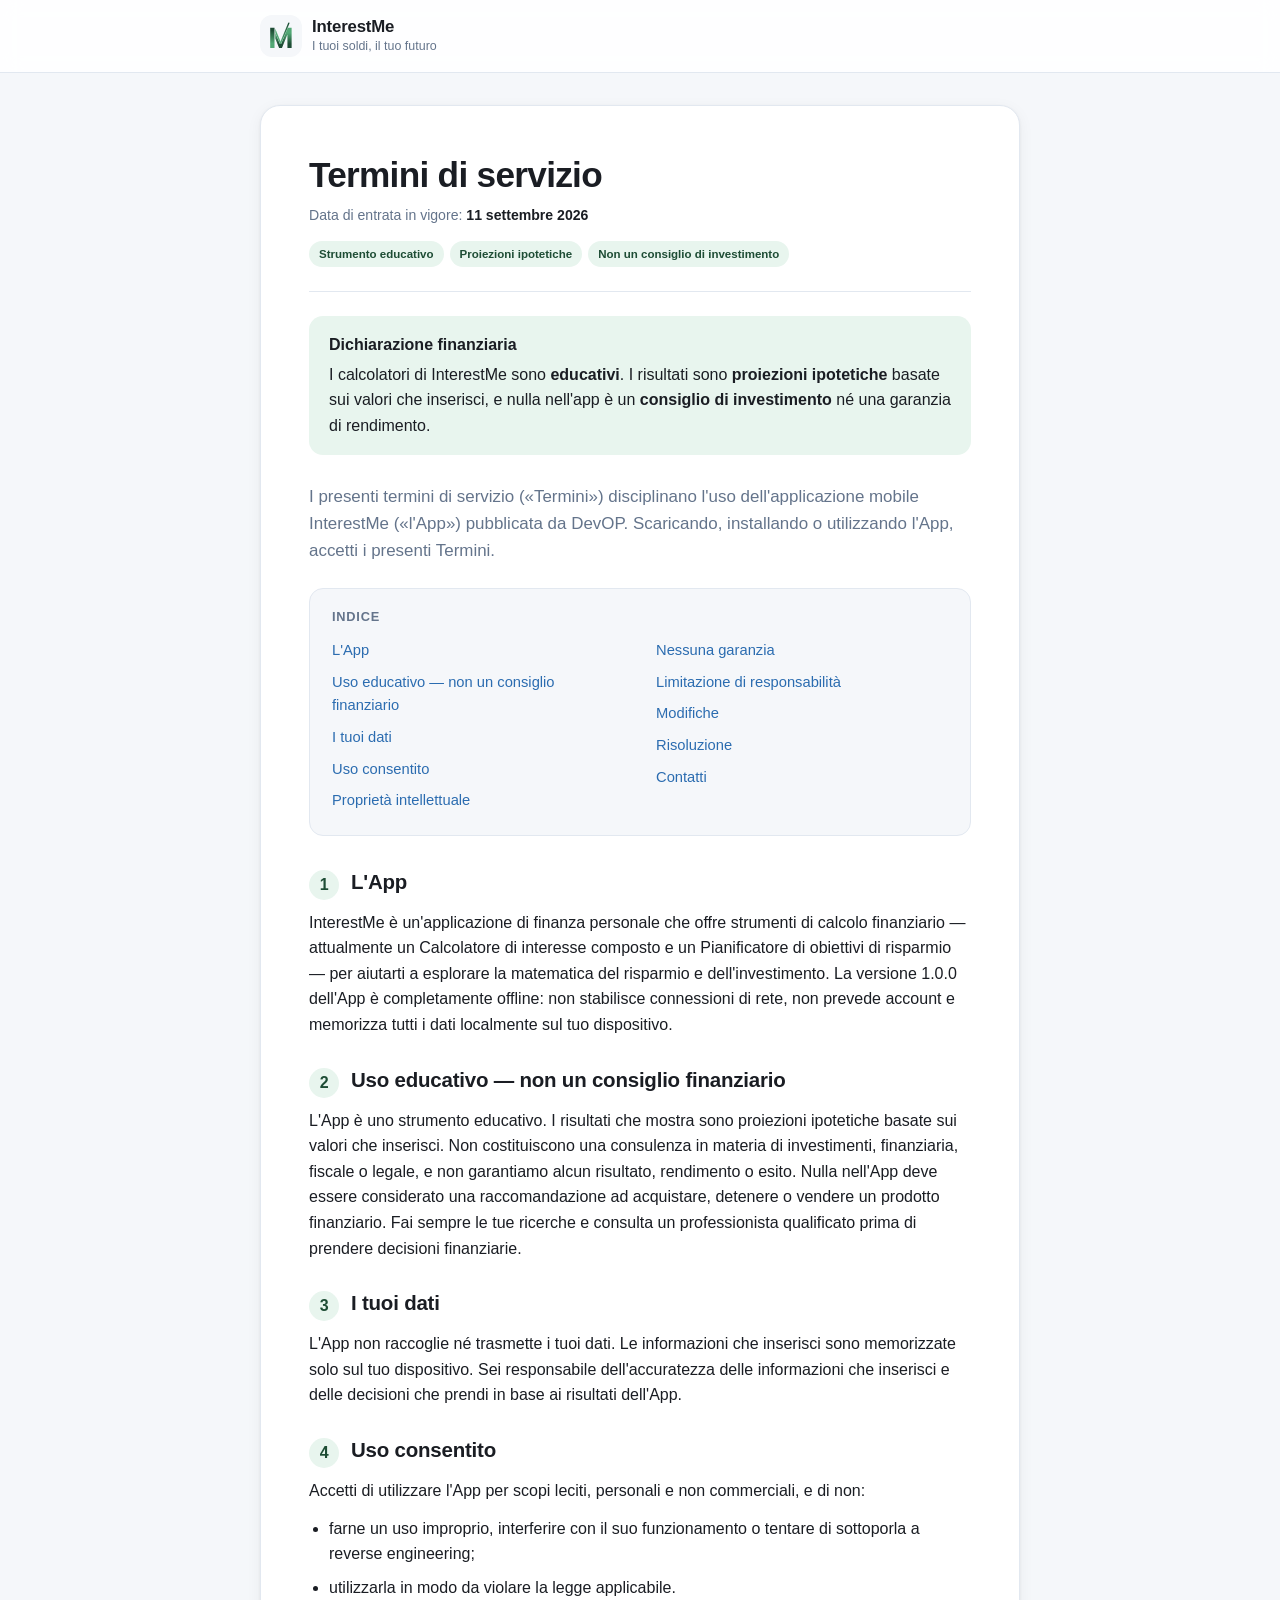
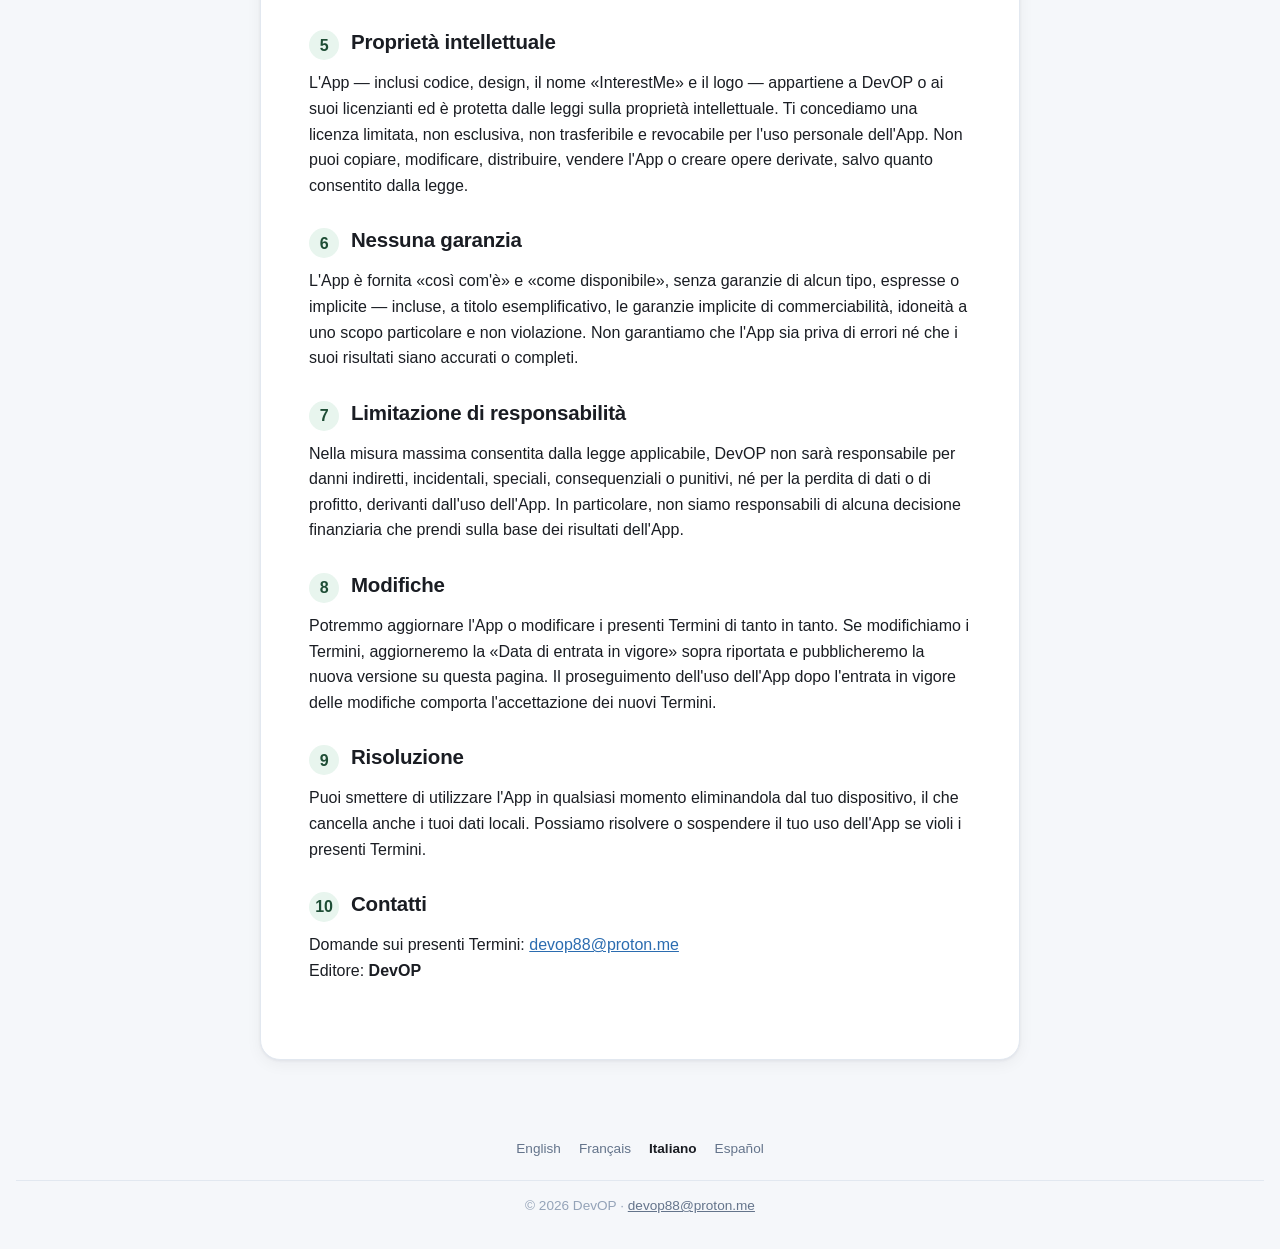
<file: it/terms.html>
<!DOCTYPE html>
<html lang="it">
<head>
  <meta charset="UTF-8">
  <meta name="viewport" content="width=device-width, initial-scale=1.0">
  <title>InterestMe — Termini di servizio</title>
  <meta name="description" content="Termini di servizio di InterestMe — calcolatori finanziari educativi, non un consiglio di investimento.">
  <link rel="stylesheet" href="../css/style.css">
  <link rel="icon" type="image/svg+xml" href="../img/logo.svg">
  <script>
    /* The app passes ?theme=dark|light when its in-app theme overrides the OS
       setting. Without the parameter the page follows prefers-color-scheme. */
    (function () {
      var m = /[?&]theme=(dark|light)/.exec(location.search);
      if (!m) return;
      document.documentElement.setAttribute('data-theme', m[1]);
      document.addEventListener('DOMContentLoaded', function () {
        var links = document.querySelectorAll('.footer-langs a');
        for (var i = 0; i < links.length; i++) {
          links[i].search = '?theme=' + m[1];
        }
      });
    })();
  </script>
</head>
<body>

<header class="site-header">
  <div class="container header-inner">
    <a class="brand" href="../index.html">
      <img class="brand-mark" src="../img/logo.svg" alt="" width="42" height="42">
      <span class="brand-text">
        <span class="brand-name">InterestMe</span>
        <span class="brand-tagline">I tuoi soldi, il tuo futuro</span>
      </span>
    </a>
  </div>
</header>

<main class="container">
  <article class="doc-card">
    <header class="doc-header">
      <h1>Termini di servizio</h1>
      <p class="doc-meta">Data di entrata in vigore: <time datetime="2026-09-11">11 settembre 2026</time></p>
      <div class="doc-badges">
        <span class="badge">Strumento educativo</span>
        <span class="badge">Proiezioni ipotetiche</span>
        <span class="badge">Non un consiglio di investimento</span>
      </div>
    </header>

    <div class="callout">
      <p>
        <span class="callout-title">Dichiarazione finanziaria</span>
        I calcolatori di InterestMe sono <strong>educativi</strong>. I risultati sono
        <strong>proiezioni ipotetiche</strong> basate sui valori che inserisci, e nulla nell'app è
        un <strong>consiglio di investimento</strong> né una garanzia di rendimento.
      </p>
    </div>

    <p class="lead">
      I presenti termini di servizio («Termini») disciplinano l'uso dell'applicazione mobile
      InterestMe («l'App») pubblicata da DevOP. Scaricando, installando o
      utilizzando l'App, accetti i presenti Termini.
    </p>

    <nav class="toc" aria-label="Indice">
      <p class="toc-title">Indice</p>
      <ol>
        <li><a href="#l-app">L'App</a></li>
        <li><a href="#uso-educativo">Uso educativo — non un consiglio finanziario</a></li>
        <li><a href="#tuoi-dati">I tuoi dati</a></li>
        <li><a href="#uso-consentito">Uso consentito</a></li>
        <li><a href="#proprieta-intellettuale">Proprietà intellettuale</a></li>
        <li><a href="#nessuna-garanzia">Nessuna garanzia</a></li>
        <li><a href="#limitazione-responsabilita">Limitazione di responsabilità</a></li>
        <li><a href="#modifiche">Modifiche</a></li>
        <li><a href="#risoluzione">Risoluzione</a></li>
        <li><a href="#contatti">Contatti</a></li>
      </ol>
    </nav>

    <section id="l-app">
      <h2><span class="num">1</span>L'App</h2>
      <p>
        InterestMe è un'applicazione di finanza personale che offre strumenti di calcolo finanziario
        — attualmente un Calcolatore di interesse composto e un Pianificatore di obiettivi di
        risparmio — per aiutarti a esplorare la matematica del risparmio e dell'investimento. La
        versione 1.0.0 dell'App è completamente offline: non stabilisce connessioni di rete, non
        prevede account e memorizza tutti i dati localmente sul tuo dispositivo.
      </p>
    </section>

    <section id="uso-educativo">
      <h2><span class="num">2</span>Uso educativo — non un consiglio finanziario</h2>
      <p>
        L'App è uno strumento educativo. I risultati che mostra sono proiezioni ipotetiche basate
        sui valori che inserisci. Non costituiscono una consulenza in materia di investimenti,
        finanziaria, fiscale o legale, e non garantiamo alcun risultato, rendimento o esito. Nulla
        nell'App deve essere considerato una raccomandazione ad acquistare, detenere o vendere un
        prodotto finanziario. Fai sempre le tue ricerche e consulta un professionista qualificato
        prima di prendere decisioni finanziarie.
      </p>
    </section>

    <section id="tuoi-dati">
      <h2><span class="num">3</span>I tuoi dati</h2>
      <p>
        L'App non raccoglie né trasmette i tuoi dati. Le informazioni che inserisci sono memorizzate
        solo sul tuo dispositivo. Sei responsabile dell'accuratezza delle informazioni che inserisci
        e delle decisioni che prendi in base ai risultati dell'App.
      </p>
    </section>

    <section id="uso-consentito">
      <h2><span class="num">4</span>Uso consentito</h2>
      <p>Accetti di utilizzare l'App per scopi leciti, personali e non commerciali, e di non:</p>
      <ul>
        <li>farne un uso improprio, interferire con il suo funzionamento o tentare di sottoporla a reverse engineering;</li>
        <li>utilizzarla in modo da violare la legge applicabile.</li>
      </ul>
    </section>

    <section id="proprieta-intellettuale">
      <h2><span class="num">5</span>Proprietà intellettuale</h2>
      <p>
        L'App — inclusi codice, design, il nome «InterestMe» e il logo — appartiene a DevOP o ai
        suoi licenzianti ed è protetta dalle leggi sulla proprietà intellettuale. Ti concediamo una
        licenza limitata, non esclusiva, non trasferibile e revocabile per l'uso personale dell'App.
        Non puoi copiare, modificare, distribuire, vendere l'App o creare opere derivate, salvo
        quanto consentito dalla legge.
      </p>
    </section>

    <section id="nessuna-garanzia">
      <h2><span class="num">6</span>Nessuna garanzia</h2>
      <p>
        L'App è fornita «così com'è» e «come disponibile», senza garanzie di alcun tipo, espresse
        o implicite — incluse, a titolo esemplificativo, le garanzie implicite di commerciabilità,
        idoneità a uno scopo particolare e non violazione. Non garantiamo che l'App sia priva di
        errori né che i suoi risultati siano accurati o completi.
      </p>
    </section>

    <section id="limitazione-responsabilita">
      <h2><span class="num">7</span>Limitazione di responsabilità</h2>
      <p>
        Nella misura massima consentita dalla legge applicabile, DevOP non sarà responsabile per
        danni indiretti, incidentali, speciali, consequenziali o punitivi, né per la perdita di dati
        o di profitto, derivanti dall'uso dell'App. In particolare, non siamo responsabili di alcuna
        decisione finanziaria che prendi sulla base dei risultati dell'App.
      </p>
    </section>

    <section id="modifiche">
      <h2><span class="num">8</span>Modifiche</h2>
      <p>
        Potremmo aggiornare l'App o modificare i presenti Termini di tanto in tanto. Se modifichiamo
        i Termini, aggiorneremo la «Data di entrata in vigore» sopra riportata e pubblicheremo la
        nuova versione su questa pagina. Il proseguimento dell'uso dell'App dopo l'entrata in vigore
        delle modifiche comporta l'accettazione dei nuovi Termini.
      </p>
    </section>

    <section id="risoluzione">
      <h2><span class="num">9</span>Risoluzione</h2>
      <p>
        Puoi smettere di utilizzare l'App in qualsiasi momento eliminandola dal tuo dispositivo, il
        che cancella anche i tuoi dati locali. Possiamo risolvere o sospendere il tuo uso dell'App
        se violi i presenti Termini.
      </p>
    </section>

    <section id="contatti">
      <h2><span class="num">10</span>Contatti</h2>
      <p>
        Domande sui presenti Termini:
        <a href="mailto:devop88@proton.me">devop88@proton.me</a><br>
        Editore: <strong>DevOP</strong>
      </p>
    </section>
  </article>

</main>

<footer class="site-footer">
  <nav class="footer-langs" aria-label="Lingua">
      <a href="../en/terms.html" hreflang="en" lang="en">English</a>
      <a href="../fr/terms.html" hreflang="fr" lang="fr">Français</a>
      <span class="current" lang="it">Italiano</span>
      <a href="../es/terms.html" hreflang="es" lang="es">Español</a>
  </nav>
  <p>© 2026 DevOP · <a href="mailto:devop88@proton.me">devop88@proton.me</a></p>
</footer>

</body>
</html>
</file>
<file: css/style.css>
/* ==========================================================================
   InterestMe — Legal pages
   Brand tokens mirror the app theme (see Design/DESIGN-HANDOFF.md §2).
   Mobile-first: these pages are opened from inside the app on a phone.
   ========================================================================== */

/* Light is the default. The dark palette is applied either by the OS setting
   or, when the app passes ?theme=dark (its in-app ThemeMode overrides the OS),
   by the data-theme attribute. Both paths must exist, so the dark token block
   is declared twice on purpose. */

:root {
  color-scheme: light;
  --bg-primary: #F5F7FA;
  --bg-card: #FFFFFF;
  --text-primary: #1A1D23;
  --text-secondary: #64748B;
  --text-tertiary: #94A3B8;
  --text-inverse: #FFFFFF;
  --green-primary: #52A875;
  --green-dark: #1E4D35;
  --green-light: #E8F5EE;
  --blue-teal: #2B6CB0;
  --blue-teal-light: #EBF4FF;
  --border-light: #E2E8F0;
  --logo-tile: #F5F7FA;
  --shadow-card: 0 1px 3px rgba(16, 24, 40, 0.06), 0 4px 16px rgba(16, 24, 40, 0.05);
}

/* Forced by the app: ?theme=dark */
:root[data-theme="dark"] {
  color-scheme: dark;
  --bg-primary: #0F1117;
  --bg-card: #1A1D23;
  --text-primary: #F1F5F9;
  --text-secondary: #94A3B8;
  --text-tertiary: #64748B;
  --green-primary: #6FCD94;
  --green-dark: #7FCE9B;
  --green-light: #1B2A21;
  --blue-teal: #7FB4E8;
  --blue-teal-light: #151F31;
  --border-light: #2D3748;
  --shadow-card: 0 1px 3px rgba(0, 0, 0, 0.4);
}

/* OS setting, unless the app forced light with ?theme=light */
@media (prefers-color-scheme: dark) {
  :root:not([data-theme="light"]) {
    color-scheme: dark;
    --bg-primary: #0F1117;
    --bg-card: #1A1D23;
    --text-primary: #F1F5F9;
    --text-secondary: #94A3B8;
    --text-tertiary: #64748B;
    --green-primary: #6FCD94;
    --green-dark: #7FCE9B;
    --green-light: #1B2A21;
    --blue-teal: #7FB4E8;
    --blue-teal-light: #151F31;
    --border-light: #2D3748;
    --shadow-card: 0 1px 3px rgba(0, 0, 0, 0.4);
  }
}

* {
  box-sizing: border-box;
}

html {
  -webkit-text-size-adjust: 100%;
  scroll-behavior: smooth;
}

body {
  margin: 0;
  background: var(--bg-primary);
  color: var(--text-primary);
  font-family: -apple-system, BlinkMacSystemFont, "Segoe UI", Roboto, "Helvetica Neue",
    Arial, sans-serif;
  font-size: 16px;
  line-height: 1.6;
  -webkit-font-smoothing: antialiased;
}

.container {
  max-width: 800px;
  margin: 0 auto;
  padding: 0 16px;
}

/* ---- Header ------------------------------------------------------------- */
/* Static on phones so it does not permanently consume vertical space.       */

.site-header {
  background: var(--bg-card);
  border-bottom: 1px solid var(--border-light);
}

.header-inner {
  display: flex;
  align-items: center;
  gap: 12px;
  padding-top: 12px;
  padding-bottom: 12px;
}

.brand {
  display: inline-flex;
  align-items: center;
  gap: 10px;
  text-decoration: none;
  color: inherit;
  min-height: 44px;
}

.brand-mark {
  width: 38px;
  height: 38px;
  border-radius: 10px;
  background: var(--logo-tile);
  padding: 3px;
  flex: none;
  display: block;
}

.brand-name {
  display: block;
  font-weight: 700;
  font-size: 1rem;
  letter-spacing: -0.01em;
  line-height: 1.25;
}

.brand-tagline {
  display: block;
  font-size: 0.78rem;
  color: var(--text-secondary);
  line-height: 1.3;
}

/* ---- Document sheet ----------------------------------------------------- */
/* Full-bleed on phones: maximum reading width for dense legal text.         */

main.container {
  padding-top: 0;
  padding-bottom: 32px;
}

.doc-card {
  background: var(--bg-card);
  padding: 24px 16px 8px;
  margin: 0 -16px;
}

.doc-header {
  border-bottom: 1px solid var(--border-light);
  padding-bottom: 18px;
  margin-bottom: 20px;
}

.doc-kicker {
  margin: 0 0 6px;
  font-size: 0.74rem;
  font-weight: 700;
  letter-spacing: 0.07em;
  text-transform: uppercase;
  color: var(--green-dark);
}

.doc-header h1 {
  margin: 0 0 8px;
  font-size: clamp(1.5rem, 6vw, 2.2rem);
  line-height: 1.2;
  letter-spacing: -0.02em;
}

.doc-meta {
  margin: 0;
  font-size: 0.88rem;
  color: var(--text-secondary);
}

.doc-meta time {
  font-weight: 600;
  color: var(--text-primary);
}

.doc-badges {
  display: flex;
  flex-wrap: wrap;
  gap: 6px;
  margin-top: 14px;
}

.badge {
  font-size: 0.72rem;
  font-weight: 600;
  color: var(--green-dark);
  background: var(--green-light);
  border-radius: 999px;
  padding: 4px 10px;
}

.lead {
  font-size: 1rem;
  color: var(--text-secondary);
  margin: 0 0 22px;
}

/* ---- Table of contents -------------------------------------------------- */
/* Hidden on phones: 10 anchors would push the actual text a screen down.    */

.toc {
  display: none;
}

/* ---- Sections ----------------------------------------------------------- */

section {
  margin: 0 0 24px;
  scroll-margin-top: 24px;
}

section h2 {
  display: flex;
  align-items: flex-start;
  gap: 10px;
  font-size: 1.12rem;
  line-height: 1.35;
  letter-spacing: -0.01em;
  margin: 0 0 10px;
}

section h2 .num {
  font-size: 0.85rem;
  font-weight: 700;
  color: var(--green-dark);
  background: var(--green-light);
  border-radius: 999px;
  width: 26px;
  height: 26px;
  flex: none;
  display: inline-flex;
  align-items: center;
  justify-content: center;
  margin-top: 2px;
}

section p {
  margin: 0 0 12px;
}

section ul {
  margin: 0 0 12px;
  padding-left: 20px;
}

section li {
  margin-bottom: 8px;
}

section li:last-child {
  margin-bottom: 0;
}

a {
  color: var(--blue-teal);
}

/* Long e-mail addresses must not overflow a 320 dp screen. */
section a {
  overflow-wrap: anywhere;
}

/* ---- Callout ------------------------------------------------------------ */

.callout {
  border-radius: 12px;
  padding: 14px 16px;
  margin: 0 0 22px;
  background: var(--green-light);
}

.callout p {
  margin: 0;
}

.callout .callout-title {
  font-weight: 700;
  margin-bottom: 4px;
  display: block;
}

/* ---- Footer ------------------------------------------------------------- */

.site-footer {
  padding: 24px 16px 32px;
  text-align: center;
  color: var(--text-tertiary);
  font-size: 0.85rem;
}

.site-footer p {
  margin: 0;
}

.site-footer a {
  color: var(--text-secondary);
  overflow-wrap: anywhere;
}

.footer-langs {
  display: flex;
  flex-wrap: wrap;
  justify-content: center;
  gap: 8px 14px;
  margin: 0 0 14px;
  padding: 0 0 14px;
  border-bottom: 1px solid var(--border-light);
}

.footer-langs a,
.footer-langs span {
  font-size: 0.85rem;
  text-decoration: none;
  padding: 6px 2px;
  color: var(--text-secondary);
}

.footer-langs a:hover {
  color: var(--text-primary);
  text-decoration: underline;
}

.footer-langs .current {
  color: var(--text-primary);
  font-weight: 700;
}

/* ---- Landing page ------------------------------------------------------- */

.page-title {
  text-align: center;
  margin: 32px 0 0;
}

.page-title h1 {
  margin: 0 0 8px;
  font-size: clamp(1.6rem, 6vw, 2.6rem);
  letter-spacing: -0.02em;
  line-height: 1.2;
}

.page-title p {
  color: var(--text-secondary);
  max-width: 560px;
  margin: 0 auto;
  font-size: 0.95rem;
}

.grid {
  display: grid;
  grid-template-columns: 1fr;
  gap: 12px;
  margin-top: 28px;
}

.grid a {
  display: flex;
  flex-direction: column;
  gap: 3px;
  background: var(--bg-card);
  border: 1px solid var(--border-light);
  border-radius: 14px;
  box-shadow: var(--shadow-card);
  padding: 16px;
  text-decoration: none;
  color: inherit;
  min-height: 48px;
}

.grid .grid-kicker {
  font-size: 0.72rem;
  font-weight: 700;
  letter-spacing: 0.07em;
  text-transform: uppercase;
  color: var(--green-dark);
}

.grid .grid-title {
  font-size: 1rem;
  font-weight: 700;
}

.grid .grid-langs {
  font-size: 0.78rem;
  color: var(--text-secondary);
}

/* ==========================================================================
   Tablet / desktop
   ========================================================================== */

@media (min-width: 700px) {
  .container {
    padding: 0 20px;
  }

  .site-header {
    position: sticky;
    top: 0;
    z-index: 10;
    background: color-mix(in srgb, var(--bg-card) 88%, transparent);
    -webkit-backdrop-filter: blur(10px);
    backdrop-filter: blur(10px);
  }

  .header-inner {
    padding-top: 14px;
    padding-bottom: 14px;
  }

  .brand-mark {
    width: 42px;
    height: 42px;
    border-radius: 12px;
  }

  .brand-name {
    font-size: 1.05rem;
  }

  main.container {
    padding-top: 32px;
    padding-bottom: 48px;
  }

  .doc-card {
    border: 1px solid var(--border-light);
    border-radius: 20px;
    box-shadow: var(--shadow-card);
    padding: 48px;
    margin: 0;
  }

  .doc-header {
    padding-bottom: 24px;
    margin-bottom: 24px;
  }

  .lead {
    font-size: 1.06rem;
    margin-bottom: 24px;
  }

  .toc {
    display: block;
    background: var(--bg-primary);
    border: 1px solid var(--border-light);
    border-radius: 14px;
    padding: 18px 22px;
    margin: 0 0 32px;
  }

  .toc-title {
    margin: 0 0 8px;
    font-size: 0.8rem;
    font-weight: 700;
    letter-spacing: 0.06em;
    text-transform: uppercase;
    color: var(--text-secondary);
  }

  .toc ol {
    margin: 0;
    padding: 0;
    list-style: none;
    columns: 2;
    column-gap: 32px;
  }

  .toc a {
    display: inline-block;
    padding: 4px 0;
    text-decoration: none;
    font-size: 0.92rem;
  }

  .toc a:hover {
    text-decoration: underline;
  }

  section {
    margin-bottom: 28px;
    scroll-margin-top: 96px;
  }

  section h2 {
    font-size: 1.28rem;
    gap: 12px;
  }

  section h2 .num {
    font-size: 1rem;
    width: 30px;
    height: 30px;
  }

  .callout {
    border-radius: 14px;
    padding: 16px 20px;
    margin-bottom: 28px;
  }

  .grid {
    grid-template-columns: repeat(auto-fit, minmax(220px, 1fr));
    gap: 16px;
    margin-top: 40px;
  }

  .page-title {
    margin-top: 56px;
  }
}

/* ---- Print -------------------------------------------------------------- */

@media print {
  .site-header,
  .toc,
  .footer-langs {
    display: none !important;
  }

  body {
    background: #FFFFFF;
    color: #000000;
    font-size: 11pt;
  }

  .doc-card {
    border: none;
    box-shadow: none;
    padding: 0;
    margin: 0;
  }

  section h2 .num {
    background: none;
    color: #000000;
  }

  main.container {
    padding: 0;
  }

  a {
    color: #000000;
    text-decoration: underline;
  }
}
</file>
